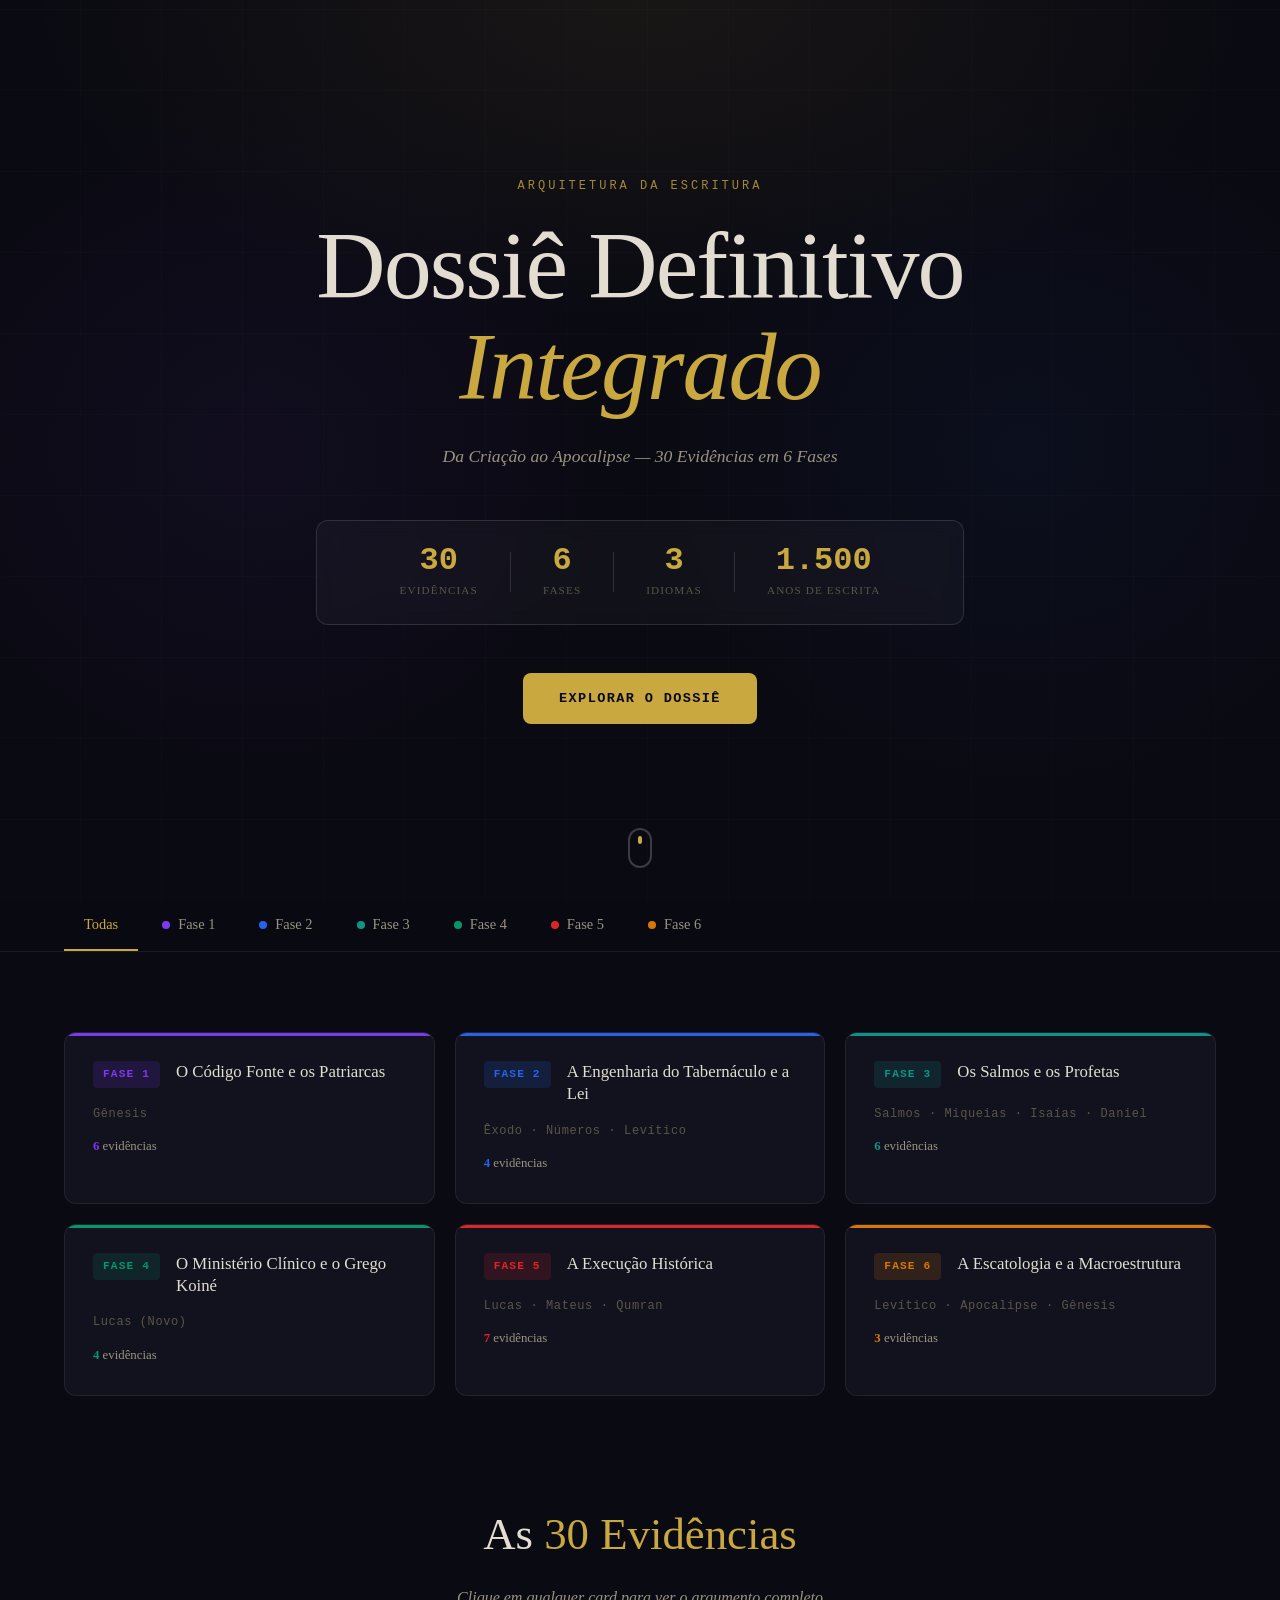
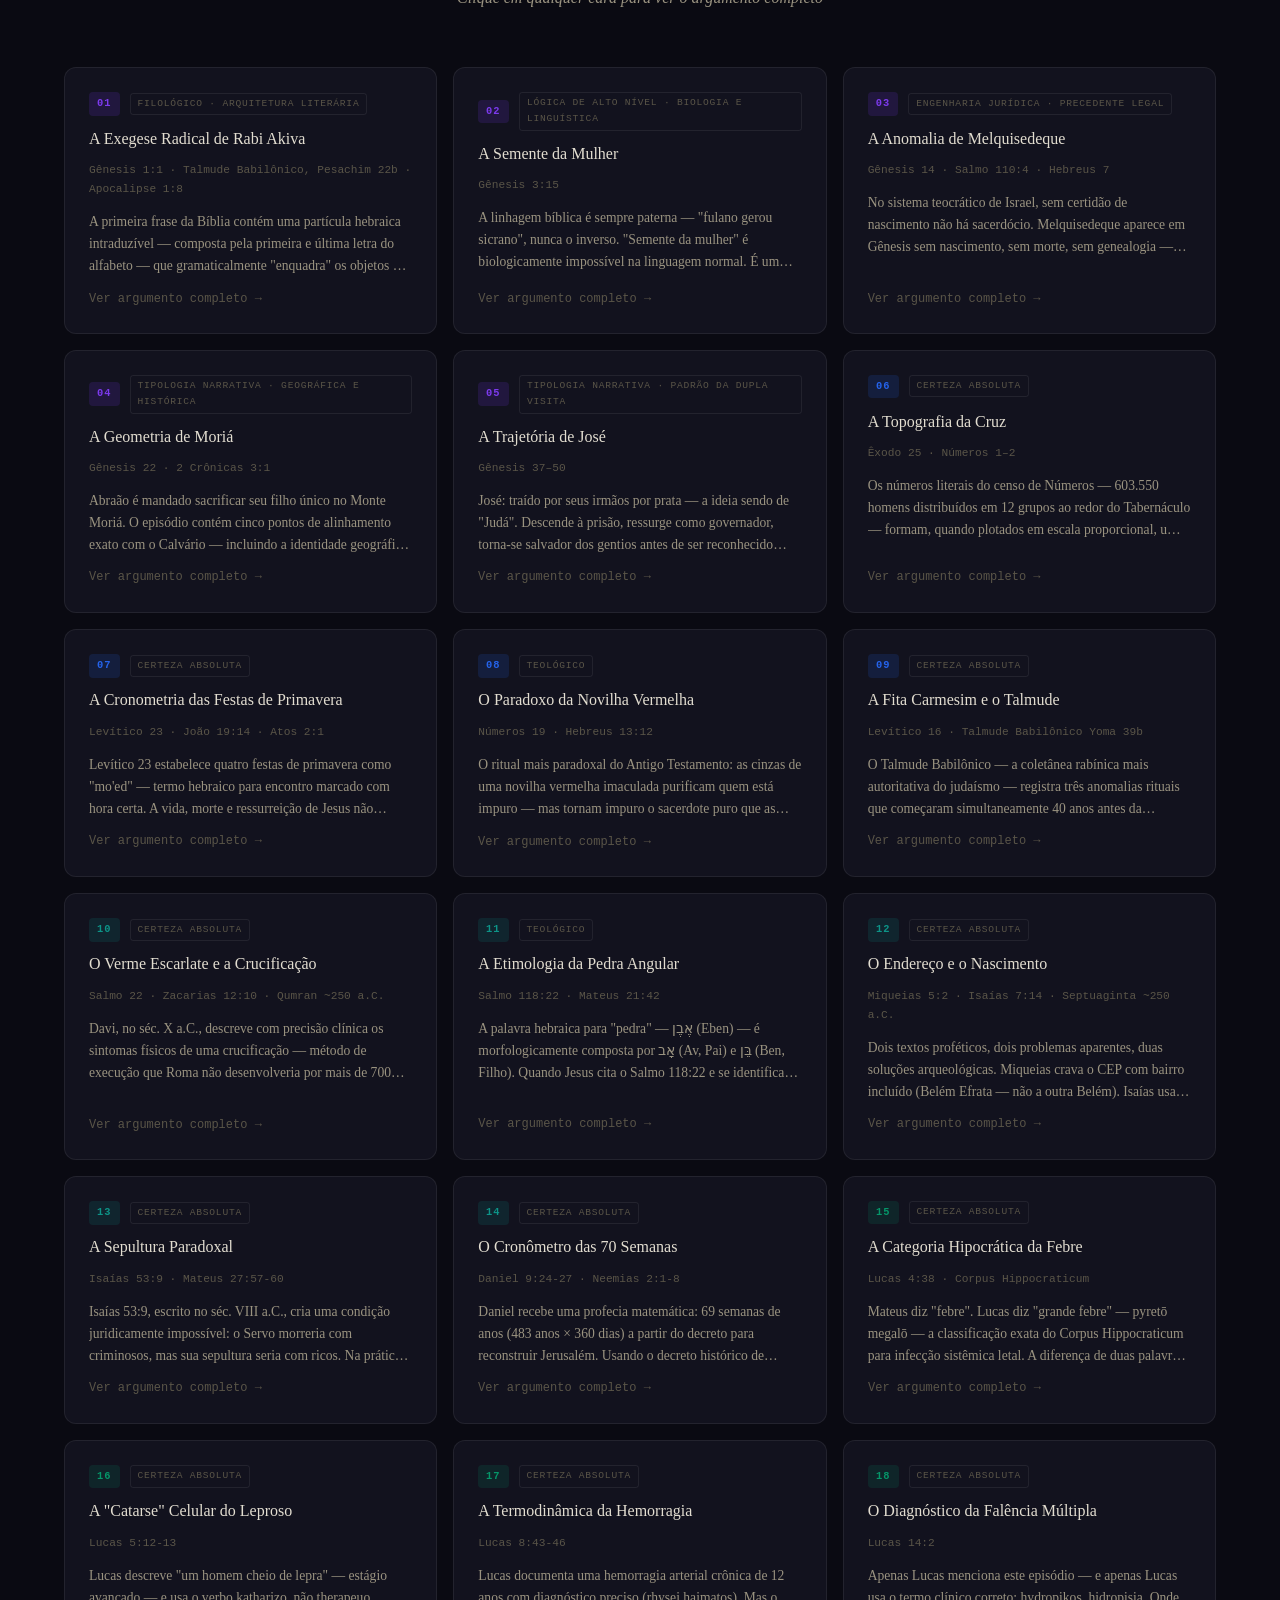
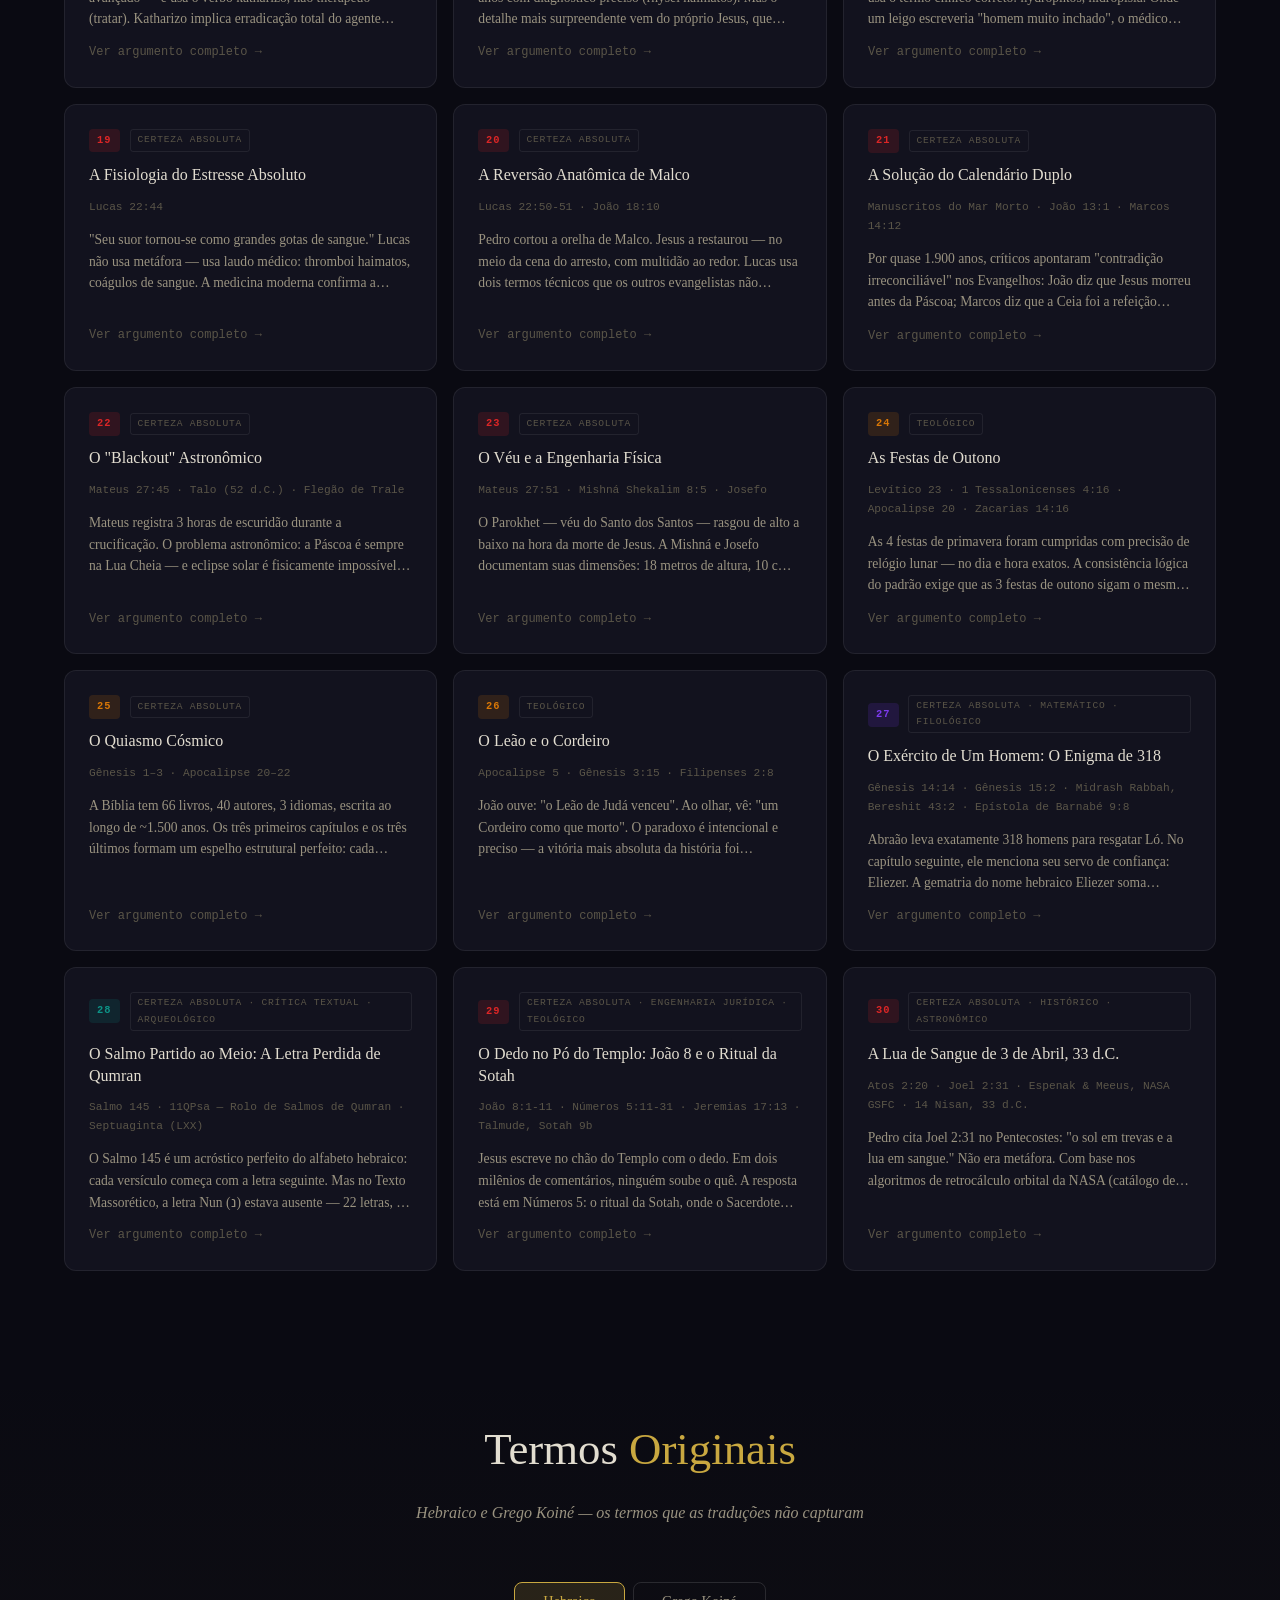
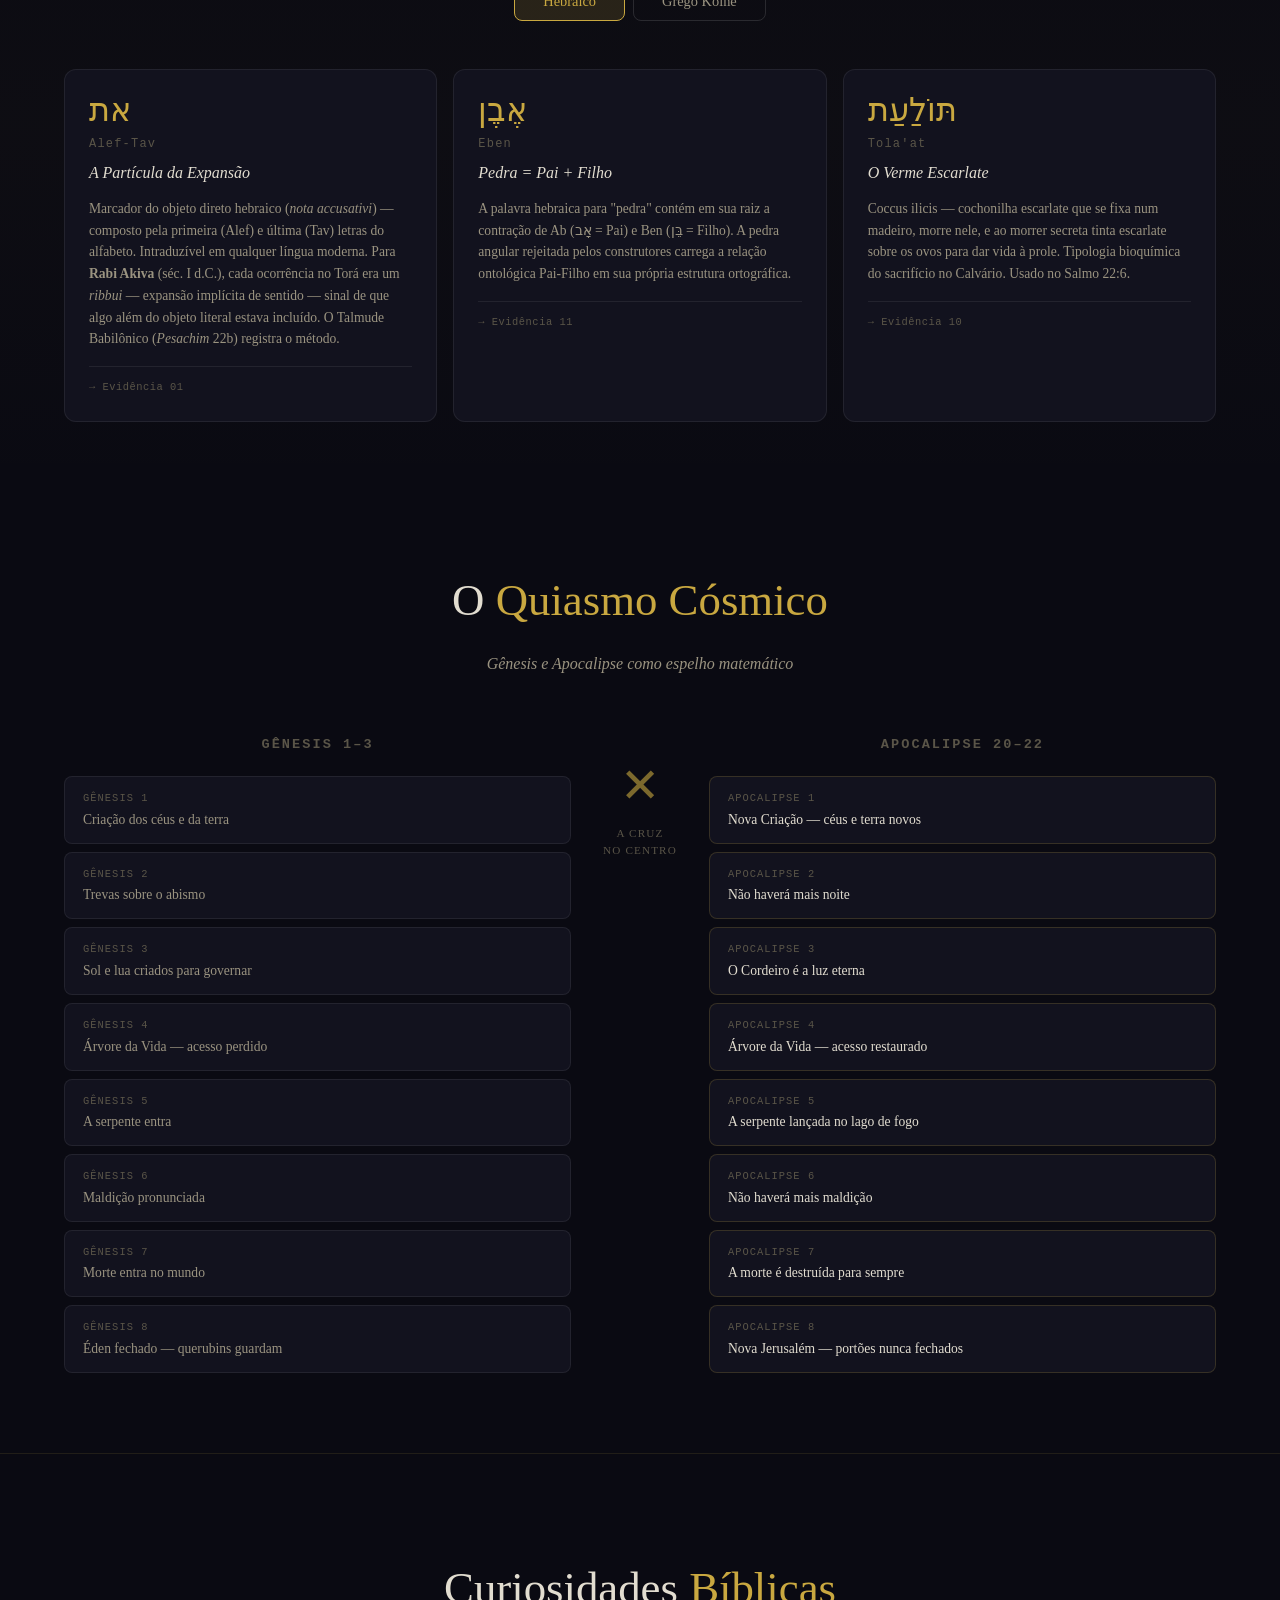
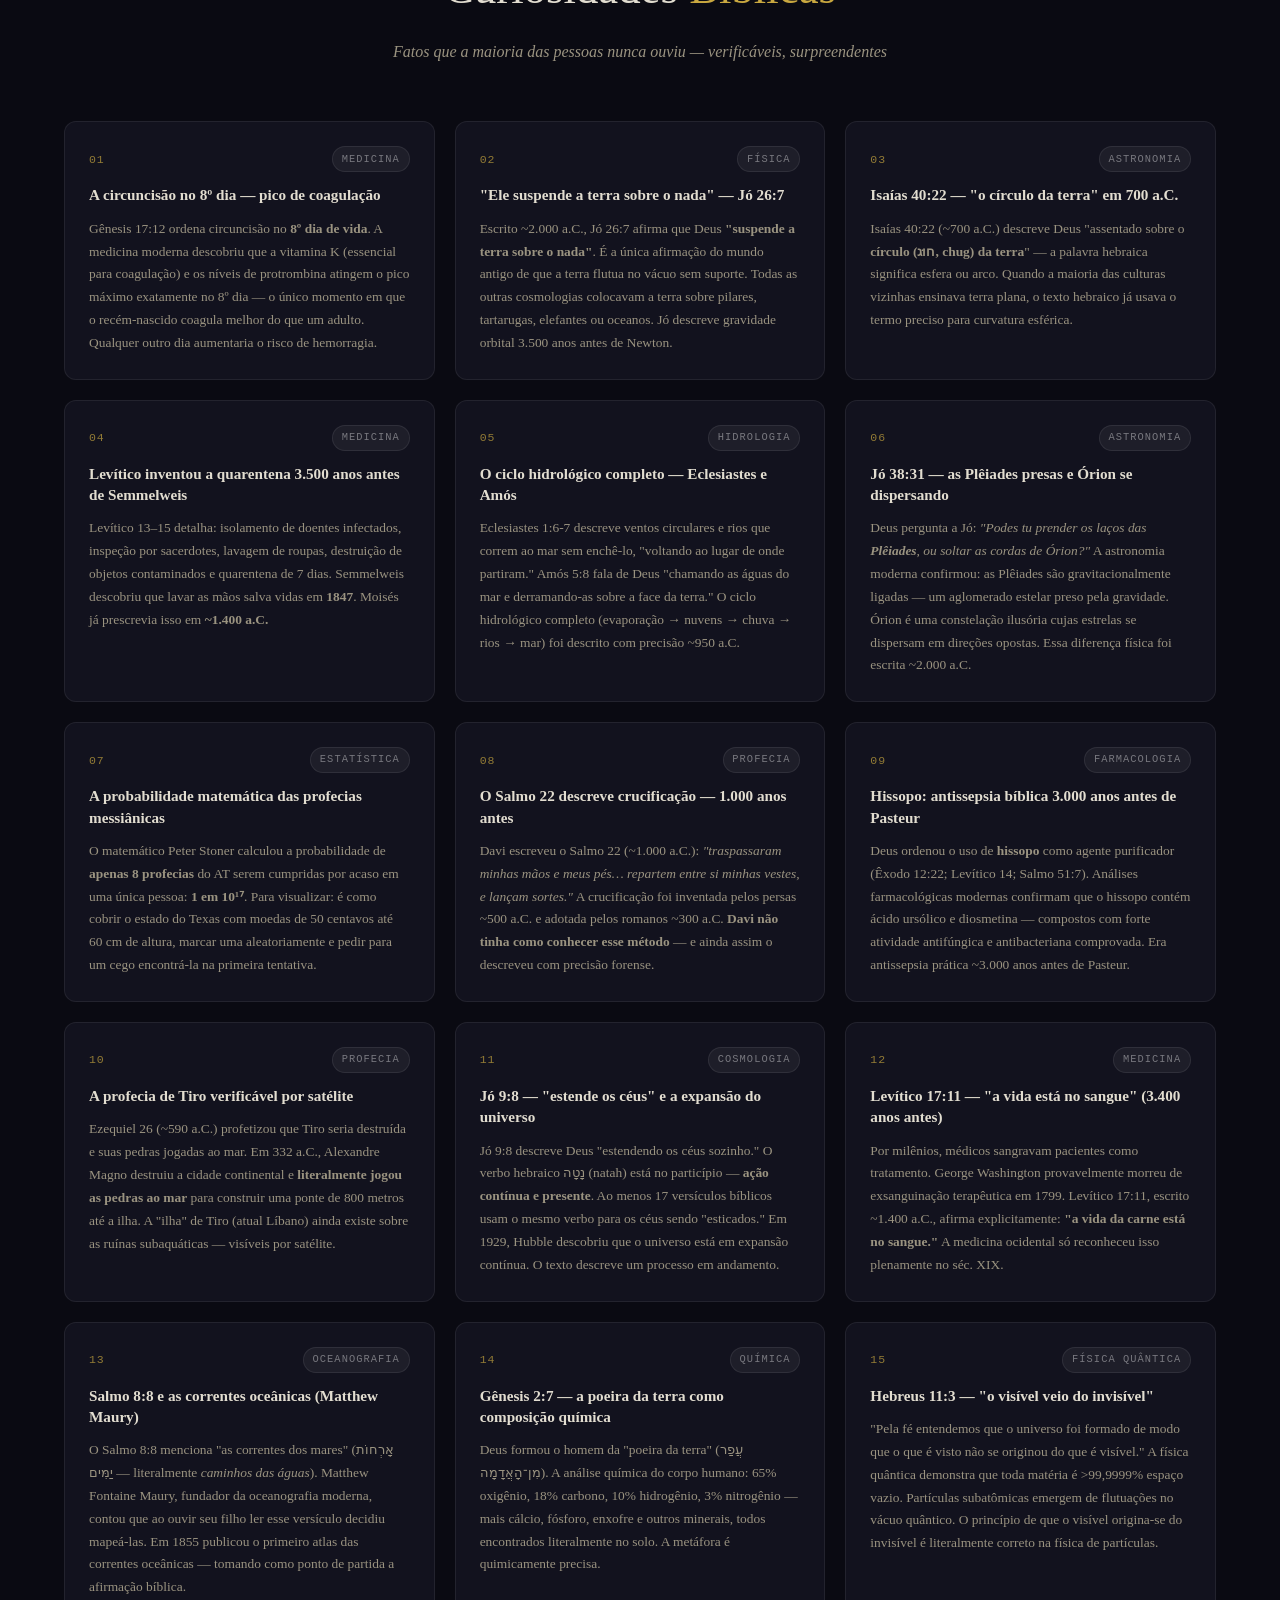
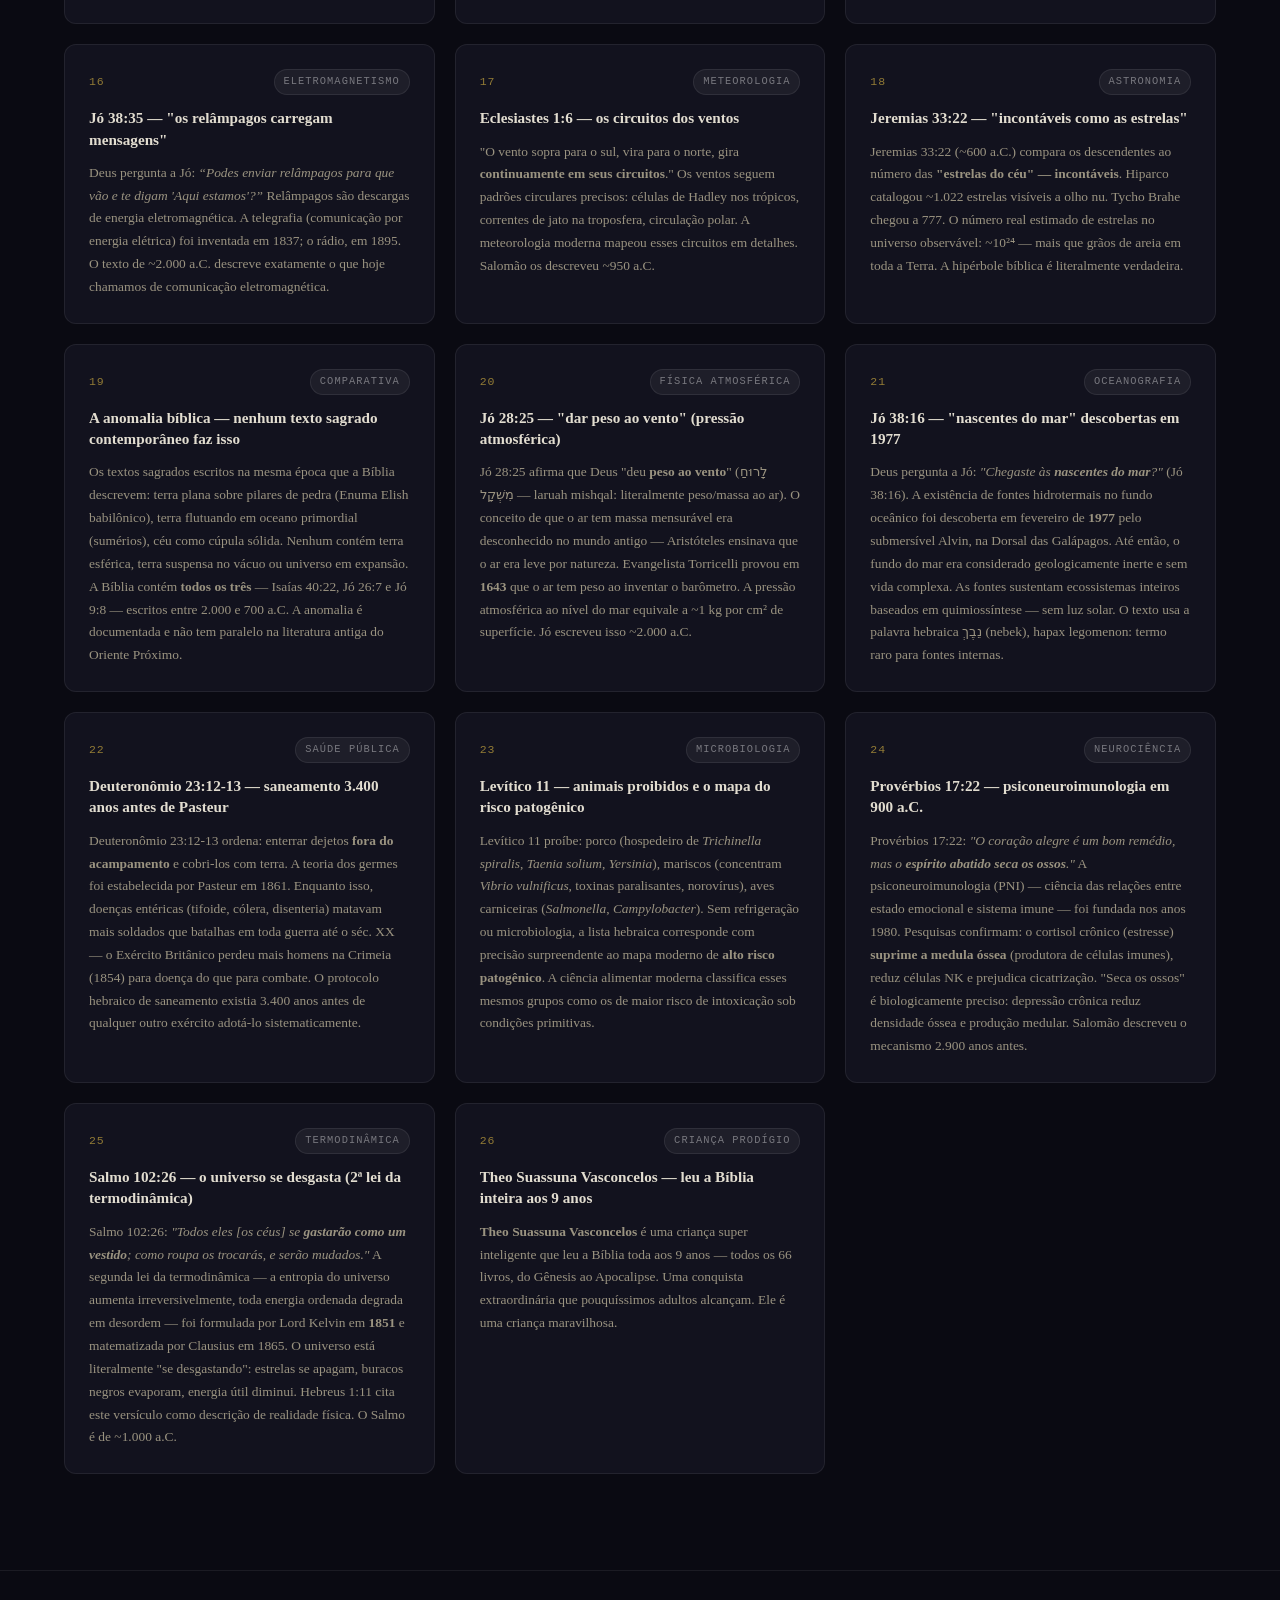
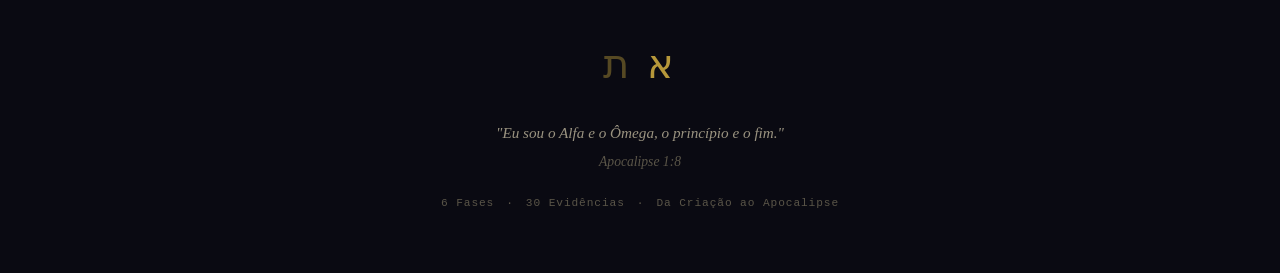
<file: index.html>
<!DOCTYPE html>
<html lang="pt-BR">
<head>
  <meta charset="UTF-8">
  <meta name="viewport" content="width=device-width, initial-scale=1.0">
  <title>Dossiê Definitivo — 30 Evidências Históricas sobre a Bíblia</title>

  <!-- SEO -->
  <meta name="description" content="30 argumentos independentes sobre a autenticidade histórica da Bíblia — filológicos, médicos, astronômicos e jurídicos. Nenhum apelo à fé: cada evidência se sustenta sozinha. Para quem prefere examinar antes de concluir.">
  <meta name="author" content="Victor Vasconcelos">
  <meta name="robots" content="index, follow">

  <!-- Open Graph (Facebook, WhatsApp, LinkedIn) -->
  <meta property="og:type" content="website">
  <meta property="og:url" content="https://victormvasconcelos.github.io/teologia-dossie/">
  <meta property="og:title" content="Dossiê Definitivo — 30 Evidências Históricas sobre a Bíblia">
  <meta property="og:description" content="Filologia hebraica. Medicina forense do séc. I. Astronomia de retrocálculo orbital. Análise jurídica romana. 30 argumentos independentes — cada um verificável sem fé. Da crucificação documentada por historiadores pagãos à matemática de Daniel. Para mentes que exigem evidências.">
  <meta property="og:image" content="https://victormvasconcelos.github.io/teologia-dossie/og-image.png">
  <meta property="og:locale" content="pt_BR">
  <meta property="og:site_name" content="Dossiê Definitivo Integrado">

  <!-- Twitter / X -->
  <meta name="twitter:card" content="summary_large_image">
  <meta name="twitter:title" content="Dossiê Definitivo — 30 Evidências Históricas sobre a Bíblia">
  <meta name="twitter:description" content="Filologia hebraica. Medicina forense do séc. I. Astronomia de retrocálculo orbital. 30 argumentos independentes e verificáveis. Nenhum apelo à fé.">
  <meta name="twitter:image" content="https://victormvasconcelos.github.io/teologia-dossie/og-image.png">

  <link rel="stylesheet" href="style.css">
</head>
<body>

  <!-- HERO -->
  <header class="hero">
    <div class="hero-bg"></div>
    <div class="hero-content">
      <p class="hero-eyebrow">Arquitetura da Escritura</p>
      <h1 class="hero-title">Dossiê Definitivo<br><span>Integrado</span></h1>
      <p class="hero-subtitle">Da Criação ao Apocalipse — 30 Evidências em 6 Fases</p>
      <div class="hero-stats">
        <div class="stat"><span class="stat-num">30</span><span class="stat-label">Evidências</span></div>
        <div class="stat-divider"></div>
        <div class="stat"><span class="stat-num">6</span><span class="stat-label">Fases</span></div>
        <div class="stat-divider"></div>
        <div class="stat"><span class="stat-num">3</span><span class="stat-label">Idiomas</span></div>
        <div class="stat-divider"></div>
        <div class="stat"><span class="stat-num">1.500</span><span class="stat-label">Anos de escrita</span></div>
      </div>
      <a href="#fases" class="hero-cta">Explorar o Dossiê</a>
    </div>
    <div class="scroll-indicator">
      <span></span>
    </div>
  </header>

  <!-- FASES NAV -->
  <nav class="phases-nav" id="fases-nav">
    <div class="phases-nav-inner">
      <button class="phase-btn active" data-phase="all">Todas</button>
      <button class="phase-btn" data-phase="1">
        <span class="phase-dot" style="background:#7c3aed"></span>Fase 1
      </button>
      <button class="phase-btn" data-phase="2">
        <span class="phase-dot" style="background:#2563eb"></span>Fase 2
      </button>
      <button class="phase-btn" data-phase="3">
        <span class="phase-dot" style="background:#0d9488"></span>Fase 3
      </button>
      <button class="phase-btn" data-phase="4">
        <span class="phase-dot" style="background:#059669"></span>Fase 4
      </button>
      <button class="phase-btn" data-phase="5">
        <span class="phase-dot" style="background:#dc2626"></span>Fase 5
      </button>
      <button class="phase-btn" data-phase="6">
        <span class="phase-dot" style="background:#d97706"></span>Fase 6
      </button>
    </div>
  </nav>

  <!-- PHASES OVERVIEW -->
  <section class="phases-overview" id="fases">
    <div class="container">
      <div class="phases-grid" id="phases-grid">
        <!-- Rendered by JS -->
      </div>
    </div>
  </section>

  <!-- EVIDENCE CARDS -->
  <section class="evidences-section">
    <div class="container">
      <div class="section-header">
        <h2 class="section-title">As <span class="gold">30 Evidências</span></h2>
        <p class="section-subtitle">Clique em qualquer card para ver o argumento completo</p>
      </div>
      <div class="cards-grid" id="cards-grid">
        <!-- Rendered by JS -->
      </div>
    </div>
  </section>

  <!-- GLOSSARY -->
  <section class="glossary-section">
    <div class="container">
      <div class="section-header">
        <h2 class="section-title">Termos <span class="gold">Originais</span></h2>
        <p class="section-subtitle">Hebraico e Grego Koiné — os termos que as traduções não capturam</p>
      </div>
      <div class="glossary-tabs">
        <button class="glos-tab active" data-lang="hebraico">Hebraico</button>
        <button class="glos-tab" data-lang="grego">Grego Koiné</button>
      </div>
      <div class="glossary-grid" id="glossary-grid">
        <!-- Rendered by JS -->
      </div>
    </div>
  </section>

  <!-- QUIASMO VISUAL -->
  <section class="chiasm-section">
    <div class="container">
      <div class="section-header">
        <h2 class="section-title">O <span class="gold">Quiasmo Cósmico</span></h2>
        <p class="section-subtitle">Gênesis e Apocalipse como espelho matemático</p>
      </div>
      <div class="chiasm-visual">
        <div class="chiasm-side left">
          <h3>Gênesis 1–3</h3>
          <div class="chiasm-items left-items" id="chiasm-left"></div>
        </div>
        <div class="chiasm-center">
          <div class="chiasm-x">✕</div>
          <div class="chiasm-label">A Cruz<br>no Centro</div>
        </div>
        <div class="chiasm-side right">
          <h3>Apocalipse 20–22</h3>
          <div class="chiasm-items right-items" id="chiasm-right"></div>
        </div>
      </div>
    </div>
  </section>

  <!-- MODAL -->
  <div class="modal-overlay" id="modal-overlay">
    <div class="modal" id="modal">
      <button class="modal-close" id="modal-close">✕</button>
      <div class="modal-content" id="modal-content"></div>
    </div>
  </div>

  <!-- CURIOSIDADES -->
  <section class="curiosities-section">
    <div class="container">
      <div class="section-header">
        <h2 class="section-title">Curiosidades <span class="gold">Bíblicas</span></h2>
        <p class="section-subtitle">Fatos que a maioria das pessoas nunca ouviu — verificáveis, surpreendentes</p>
      </div>
      <div class="curiosities-grid" id="curiosities-grid">
        <!-- Rendered by JS -->
      </div>
    </div>
  </section>

  <!-- FOOTER -->
  <footer class="footer">
    <div class="container">
      <div class="footer-inner">
        <div class="footer-logo">
          <span class="footer-alef">א</span>
          <span class="footer-tav">ת</span>
        </div>
        <p class="footer-text">
          "Eu sou o Alfa e o Ômega, o princípio e o fim."<br>
          <em>Apocalipse 1:8</em>
        </p>
        <div class="footer-phases">
          <span>6 Fases</span>
          <span>·</span>
          <span>30 Evidências</span>
          <span>·</span>
          <span>Da Criação ao Apocalipse</span>
        </div>
      </div>
    </div>
  </footer>

  <script src="app.js"></script>
</body>
</html>
</file>
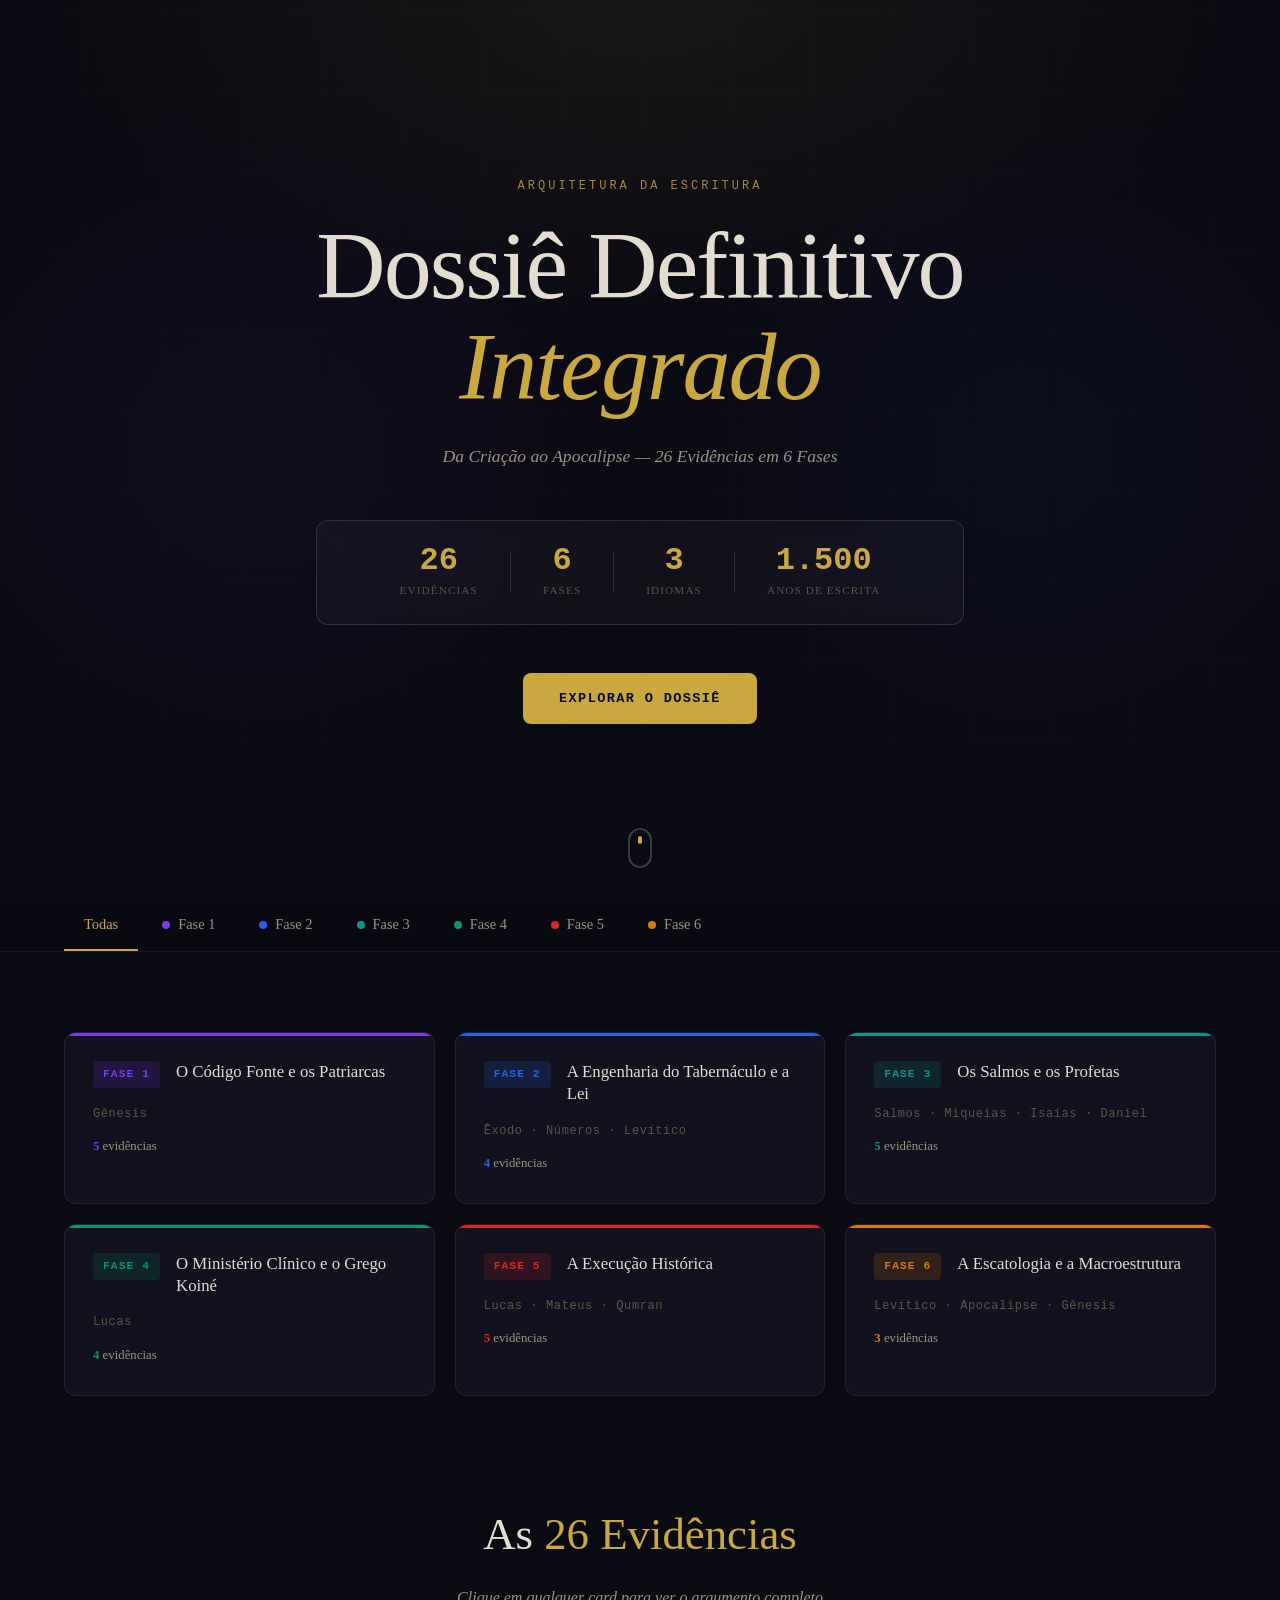
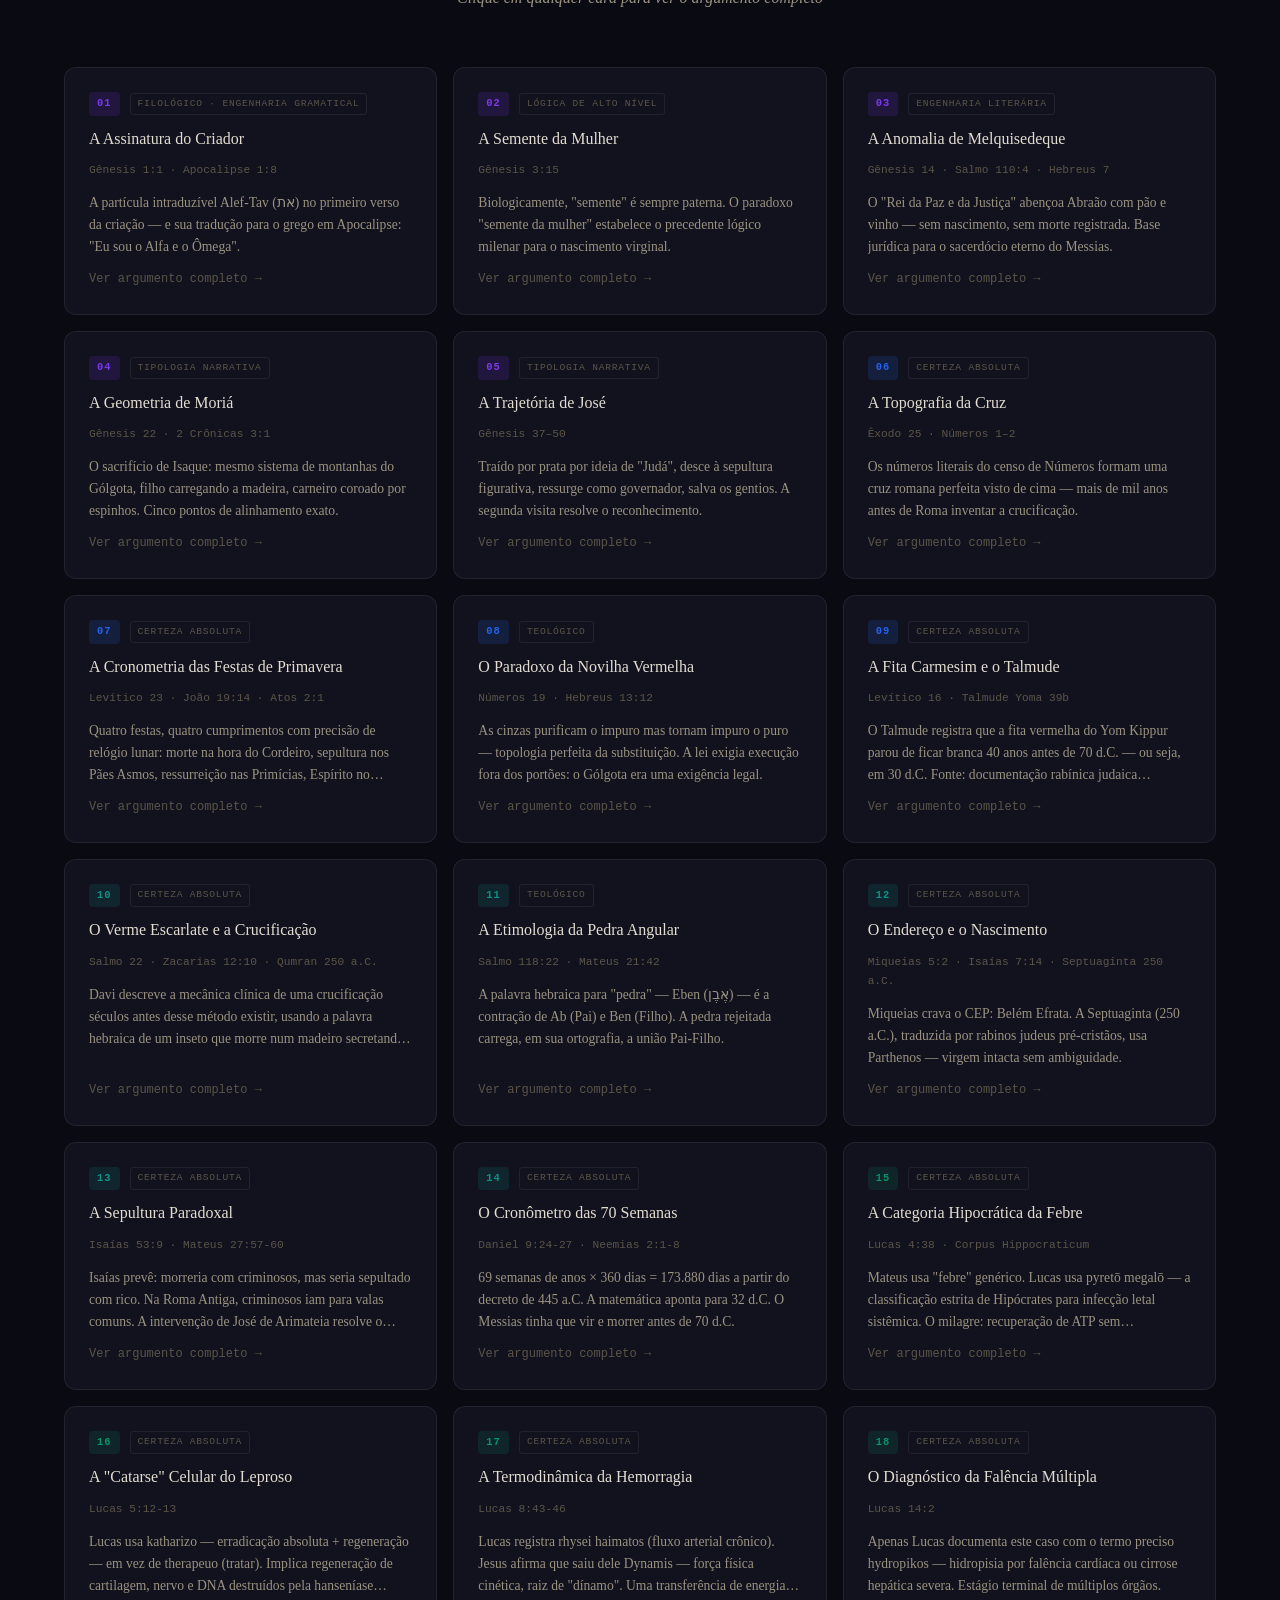
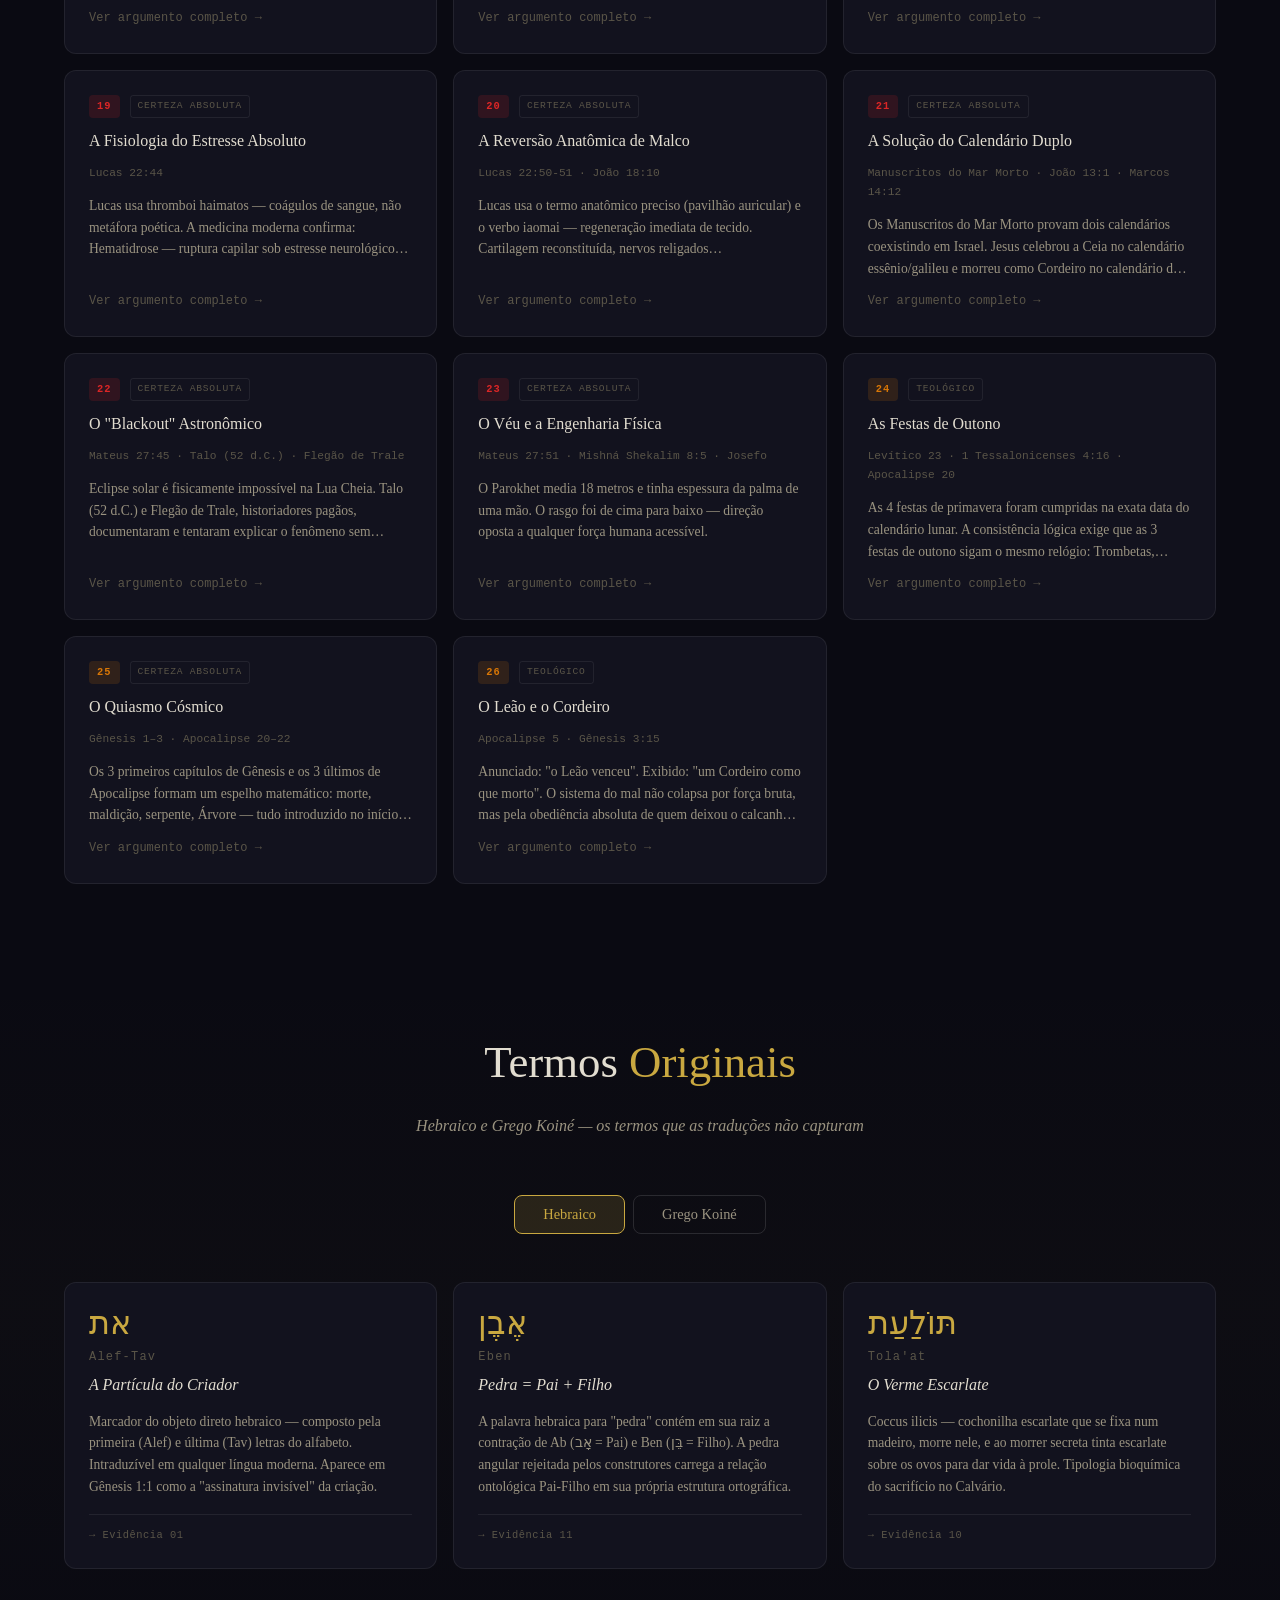
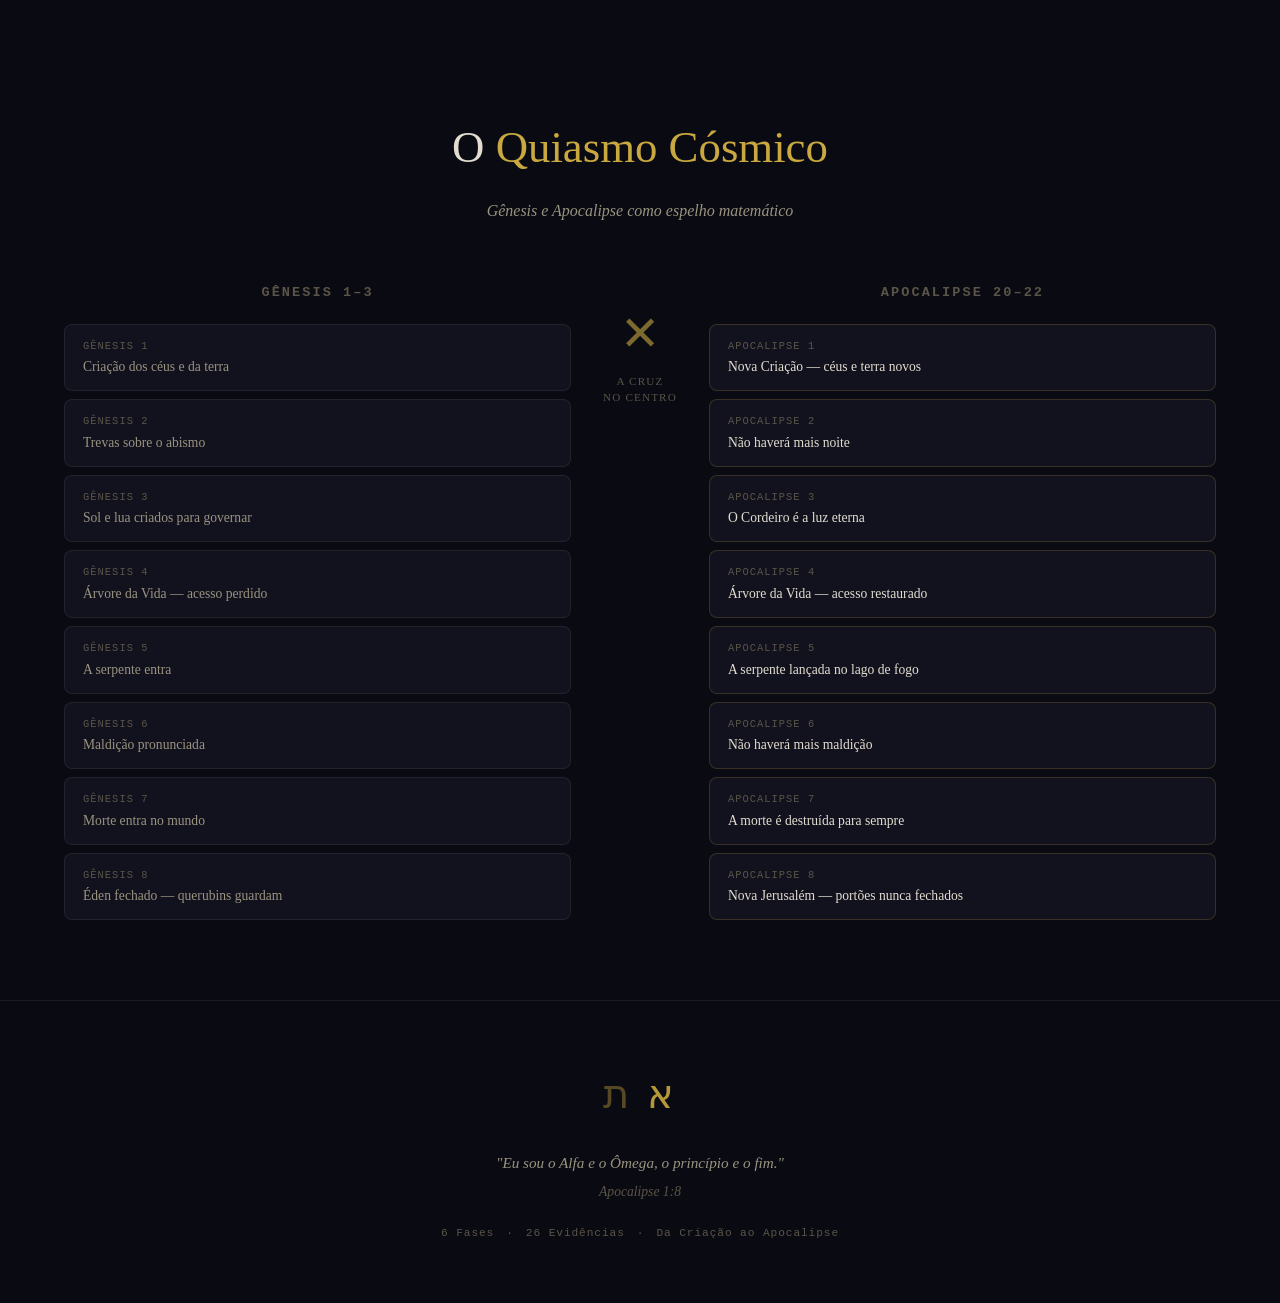
<file: dossie-completo.html>
<!DOCTYPE html>
<html lang="pt-BR">
<head>
  <meta charset="UTF-8">
  <meta name="viewport" content="width=device-width, initial-scale=1.0">
  <title>Dossiê Definitivo — Da Criação ao Apocalipse</title>
<style>
/* =============================================
   RESET & BASE
   ============================================= */
*, *::before, *::after { box-sizing: border-box; margin: 0; padding: 0; }

:root {
  --bg:         #0a0a12;
  --bg2:        #0f0f1a;
  --bg3:        #141422;
  --card:       #12121e;
  --card-hover: #17172a;
  --border:     rgba(255,255,255,0.07);
  --border2:    rgba(255,255,255,0.12);
  --gold:       #c9a840;
  --gold-light: #e8c96a;
  --gold-dim:   rgba(201,168,64,0.15);
  --text:       #e2ddd0;
  --text2:      #9a9380;
  --text3:      #5a5548;

  --p1: #7c3aed; --p1-dim: rgba(124,58,237,0.15);
  --p2: #2563eb; --p2-dim: rgba(37,99,235,0.15);
  --p3: #0d9488; --p3-dim: rgba(13,148,136,0.15);
  --p4: #059669; --p4-dim: rgba(5,150,105,0.15);
  --p5: #dc2626; --p5-dim: rgba(220,38,38,0.15);
  --p6: #d97706; --p6-dim: rgba(217,119,6,0.15);

  --radius: 12px;
  --radius-sm: 8px;
  --transition: 0.25s ease;
}

html { scroll-behavior: smooth; }

body {
  font-family: 'Georgia', 'Times New Roman', serif;
  background: var(--bg);
  color: var(--text);
  line-height: 1.7;
  overflow-x: hidden;
}

.container {
  max-width: 1200px;
  margin: 0 auto;
  padding: 0 24px;
}

/* HERO */
.hero {
  position: relative;
  min-height: 100vh;
  display: flex;
  align-items: center;
  justify-content: center;
  overflow: hidden;
}

.hero-bg {
  position: absolute;
  inset: 0;
  background:
    radial-gradient(ellipse 80% 60% at 50% 0%, rgba(201,168,64,0.08) 0%, transparent 60%),
    radial-gradient(ellipse 60% 80% at 20% 50%, rgba(124,58,237,0.06) 0%, transparent 50%),
    radial-gradient(ellipse 60% 80% at 80% 50%, rgba(37,99,235,0.05) 0%, transparent 50%),
    var(--bg);
}

.hero-bg::before {
  content: '';
  position: absolute;
  inset: 0;
  background-image:
    repeating-linear-gradient(0deg, transparent, transparent 80px, rgba(255,255,255,0.012) 80px, rgba(255,255,255,0.012) 81px),
    repeating-linear-gradient(90deg, transparent, transparent 80px, rgba(255,255,255,0.012) 80px, rgba(255,255,255,0.012) 81px);
}

.hero-content {
  position: relative;
  z-index: 1;
  text-align: center;
  max-width: 760px;
  padding: 40px 24px;
}

.hero-eyebrow {
  font-family: 'Courier New', monospace;
  font-size: 0.75rem;
  letter-spacing: 0.25em;
  text-transform: uppercase;
  color: var(--gold);
  margin-bottom: 20px;
  opacity: 0.8;
}

.hero-title {
  font-size: clamp(3rem, 8vw, 6rem);
  font-weight: 400;
  line-height: 1.05;
  letter-spacing: -0.02em;
  color: var(--text);
  margin-bottom: 24px;
}

.hero-title span { color: var(--gold); font-style: italic; }

.hero-subtitle {
  font-size: 1.1rem;
  color: var(--text2);
  margin-bottom: 48px;
  font-style: italic;
}

.hero-stats {
  display: flex;
  align-items: center;
  justify-content: center;
  margin-bottom: 48px;
  padding: 24px 32px;
  background: rgba(255,255,255,0.03);
  border: 1px solid var(--border2);
  border-radius: var(--radius);
  backdrop-filter: blur(8px);
  flex-wrap: wrap;
  gap: 8px;
}

.stat { display: flex; flex-direction: column; align-items: center; padding: 0 24px; }
.stat-num { font-size: 2rem; font-weight: 700; color: var(--gold); font-family: 'Courier New', monospace; line-height: 1; }
.stat-label { font-size: 0.7rem; color: var(--text3); letter-spacing: 0.1em; text-transform: uppercase; margin-top: 4px; }
.stat-divider { width: 1px; height: 40px; background: var(--border2); }

.hero-cta {
  display: inline-block;
  padding: 14px 36px;
  background: var(--gold);
  color: #0a0a12;
  text-decoration: none;
  font-family: 'Courier New', monospace;
  font-size: 0.85rem;
  letter-spacing: 0.1em;
  text-transform: uppercase;
  border-radius: var(--radius-sm);
  font-weight: 700;
  transition: all var(--transition);
}

.hero-cta:hover { background: var(--gold-light); transform: translateY(-2px); box-shadow: 0 8px 32px rgba(201,168,64,0.3); }

.scroll-indicator { position: absolute; bottom: 32px; left: 50%; transform: translateX(-50%); }
.scroll-indicator span { display: block; width: 24px; height: 40px; border: 2px solid rgba(255,255,255,0.2); border-radius: 12px; position: relative; }
.scroll-indicator span::after { content: ''; position: absolute; top: 6px; left: 50%; transform: translateX(-50%); width: 4px; height: 8px; background: var(--gold); border-radius: 2px; animation: scroll-bounce 2s ease infinite; }
@keyframes scroll-bounce { 0%, 100% { top: 6px; opacity: 1; } 50% { top: 18px; opacity: 0.3; } }

/* PHASES NAV */
.phases-nav {
  position: sticky; top: 0; z-index: 100;
  background: rgba(10,10,18,0.92);
  backdrop-filter: blur(16px);
  border-bottom: 1px solid var(--border);
}

.phases-nav-inner {
  max-width: 1200px; margin: 0 auto; padding: 0 24px;
  display: flex; gap: 4px; overflow-x: auto;
  scrollbar-width: none; -ms-overflow-style: none;
}
.phases-nav-inner::-webkit-scrollbar { display: none; }

.phase-btn {
  padding: 16px 20px; background: none; border: none;
  color: var(--text2); cursor: pointer;
  font-family: 'Georgia', serif; font-size: 0.9rem;
  white-space: nowrap; border-bottom: 2px solid transparent;
  transition: all var(--transition);
  display: flex; align-items: center; gap: 8px;
}
.phase-btn:hover { color: var(--text); }
.phase-btn.active { color: var(--gold); border-bottom-color: var(--gold); }
.phase-dot { display: inline-block; width: 8px; height: 8px; border-radius: 50%; flex-shrink: 0; }

/* PHASES OVERVIEW */
.phases-overview { padding: 80px 0 40px; }

.phases-grid {
  display: grid;
  grid-template-columns: repeat(auto-fill, minmax(340px, 1fr));
  gap: 20px;
}

.phase-card {
  background: var(--card); border: 1px solid var(--border);
  border-radius: var(--radius); padding: 28px;
  cursor: pointer; transition: all var(--transition);
  position: relative; overflow: hidden;
}
.phase-card::before {
  content: ''; position: absolute; top: 0; left: 0; right: 0; height: 3px;
  background: var(--phase-color, var(--gold));
  border-radius: var(--radius) var(--radius) 0 0;
}
.phase-card:hover { border-color: var(--border2); background: var(--card-hover); transform: translateY(-2px); }

.phase-card-header { display: flex; align-items: flex-start; gap: 16px; margin-bottom: 16px; }
.phase-num {
  font-family: 'Courier New', monospace; font-size: 0.7rem; font-weight: 700;
  letter-spacing: 0.1em; color: var(--phase-color, var(--gold));
  background: var(--phase-dim, var(--gold-dim)); padding: 4px 10px; border-radius: 4px; white-space: nowrap;
}
.phase-card-title { font-size: 1.05rem; color: var(--text); font-weight: 400; line-height: 1.3; }
.phase-card-books { font-size: 0.75rem; color: var(--text3); font-family: 'Courier New', monospace; margin-bottom: 12px; letter-spacing: 0.05em; }
.phase-card-count { font-size: 0.8rem; color: var(--text2); }
.phase-card-count strong { color: var(--phase-color, var(--gold)); }

/* SECTION HEADERS */
.section-header { text-align: center; margin-bottom: 56px; }
.section-title { font-size: clamp(1.8rem, 4vw, 2.8rem); font-weight: 400; color: var(--text); margin-bottom: 12px; }
.section-subtitle { font-size: 1rem; color: var(--text2); font-style: italic; }
.gold { color: var(--gold); }

/* EVIDENCE CARDS */
.evidences-section { padding: 60px 0 80px; }

.cards-grid {
  display: grid;
  grid-template-columns: repeat(auto-fill, minmax(300px, 1fr));
  gap: 16px;
}

.ev-card {
  background: var(--card); border: 1px solid var(--border);
  border-radius: var(--radius); padding: 24px;
  cursor: pointer; transition: all var(--transition);
  position: relative; overflow: hidden;
  display: flex; flex-direction: column; gap: 12px;
}
.ev-card::after {
  content: ''; position: absolute; inset: 0;
  background: linear-gradient(135deg, var(--phase-dim, transparent), transparent);
  opacity: 0; transition: opacity var(--transition);
}
.ev-card:hover { border-color: var(--border2); background: var(--card-hover); transform: translateY(-3px); box-shadow: 0 12px 40px rgba(0,0,0,0.4); }
.ev-card:hover::after { opacity: 1; }

.ev-card-top { display: flex; align-items: center; gap: 10px; }
.ev-number {
  font-family: 'Courier New', monospace; font-size: 0.65rem; font-weight: 700;
  color: var(--phase-color, var(--gold)); background: var(--phase-dim, var(--gold-dim));
  padding: 3px 8px; border-radius: 4px; letter-spacing: 0.1em; white-space: nowrap;
}
.ev-category-badge {
  font-family: 'Courier New', monospace; font-size: 0.6rem;
  color: var(--text3); text-transform: uppercase; letter-spacing: 0.08em;
  padding: 2px 7px; border: 1px solid var(--border); border-radius: 3px;
}
.ev-card-title { font-size: 1rem; color: var(--text); font-weight: 400; line-height: 1.35; }
.ev-card-ref { font-family: 'Courier New', monospace; font-size: 0.7rem; color: var(--text3); }
.ev-card-excerpt { font-size: 0.85rem; color: var(--text2); line-height: 1.6; display: -webkit-box; -webkit-line-clamp: 3; -webkit-box-orient: vertical; overflow: hidden; }
.ev-card-arrow { font-size: 0.75rem; color: var(--text3); font-family: 'Courier New', monospace; margin-top: auto; transition: color var(--transition), transform var(--transition); display: flex; align-items: center; gap: 6px; }
.ev-card:hover .ev-card-arrow { color: var(--phase-color, var(--gold)); transform: translateX(4px); }
.ev-card.hidden { display: none; }

/* GLOSSARY */
.glossary-section { padding: 60px 0 80px; background: linear-gradient(180deg, transparent, rgba(201,168,64,0.02), transparent); }

.glossary-tabs { display: flex; gap: 8px; justify-content: center; margin-bottom: 48px; }
.glos-tab {
  padding: 10px 28px; background: none; border: 1px solid var(--border2);
  color: var(--text2); border-radius: var(--radius-sm);
  cursor: pointer; font-family: 'Georgia', serif; font-size: 0.9rem; transition: all var(--transition);
}
.glos-tab.active { background: var(--gold-dim); border-color: var(--gold); color: var(--gold); }
.glos-tab:hover:not(.active) { border-color: var(--border2); color: var(--text); }

.glossary-grid { display: grid; grid-template-columns: repeat(auto-fill, minmax(280px, 1fr)); gap: 16px; }
.glos-card { background: var(--card); border: 1px solid var(--border); border-radius: var(--radius); padding: 24px; transition: all var(--transition); display: none; }
.glos-card.visible { display: block; }
.glos-card:hover { border-color: var(--border2); transform: translateY(-2px); }
.glos-original { font-size: 2rem; color: var(--gold); font-family: serif; line-height: 1; margin-bottom: 8px; }
.glos-transliteration { font-family: 'Courier New', monospace; font-size: 0.75rem; color: var(--text3); letter-spacing: 0.1em; margin-bottom: 4px; }
.glos-term { font-size: 1rem; color: var(--text); margin-bottom: 12px; font-style: italic; }
.glos-meaning { font-size: 0.85rem; color: var(--text2); line-height: 1.6; margin-bottom: 16px; }
.glos-appears { font-family: 'Courier New', monospace; font-size: 0.65rem; color: var(--text3); letter-spacing: 0.05em; border-top: 1px solid var(--border); padding-top: 12px; margin-top: 4px; }

/* CHIASM */
.chiasm-section { padding: 60px 0 80px; }

.chiasm-visual { display: grid; grid-template-columns: 1fr auto 1fr; gap: 32px; align-items: start; margin-top: 16px; }
.chiasm-side h3 { font-size: 0.85rem; letter-spacing: 0.15em; text-transform: uppercase; color: var(--text3); font-family: 'Courier New', monospace; margin-bottom: 20px; text-align: center; }
.chiasm-items { display: flex; flex-direction: column; gap: 8px; }
.chiasm-item { padding: 14px 18px; background: var(--card); border: 1px solid var(--border); border-radius: var(--radius-sm); font-size: 0.85rem; color: var(--text2); line-height: 1.4; position: relative; transition: all var(--transition); }
.chiasm-item:hover { border-color: var(--gold); color: var(--text); background: var(--gold-dim); }
.chiasm-item .item-label { font-family: 'Courier New', monospace; font-size: 0.65rem; color: var(--text3); margin-bottom: 4px; display: block; letter-spacing: 0.1em; text-transform: uppercase; }
.chiasm-item.mirror { border-color: rgba(201,168,64,0.2); color: var(--text); }
.chiasm-center { display: flex; flex-direction: column; align-items: center; gap: 12px; padding-top: 32px; position: sticky; top: 80px; }
.chiasm-x { font-size: 3rem; color: var(--gold); opacity: 0.6; font-family: 'Courier New', monospace; line-height: 1; }
.chiasm-label { font-size: 0.7rem; text-align: center; color: var(--text3); letter-spacing: 0.1em; text-transform: uppercase; line-height: 1.5; }

/* MODAL */
.modal-overlay { position: fixed; inset: 0; background: rgba(0,0,0,0.85); backdrop-filter: blur(8px); z-index: 1000; display: none; align-items: center; justify-content: center; padding: 24px; }
.modal-overlay.open { display: flex; }
.modal { background: var(--bg2); border: 1px solid var(--border2); border-radius: 16px; max-width: 720px; width: 100%; max-height: 85vh; overflow-y: auto; position: relative; scrollbar-width: thin; scrollbar-color: var(--border2) transparent; }
.modal::-webkit-scrollbar { width: 6px; }
.modal::-webkit-scrollbar-track { background: transparent; }
.modal::-webkit-scrollbar-thumb { background: var(--border2); border-radius: 3px; }
.modal-close { position: sticky; top: 20px; float: right; margin: 20px 20px 0 0; background: rgba(255,255,255,0.08); border: none; color: var(--text2); width: 36px; height: 36px; border-radius: 50%; cursor: pointer; font-size: 0.85rem; display: flex; align-items: center; justify-content: center; z-index: 1; transition: all var(--transition); }
.modal-close:hover { background: rgba(255,255,255,0.15); color: var(--text); }
.modal-content { padding: 32px 40px 40px; clear: both; }
.modal-phase-label { font-family: 'Courier New', monospace; font-size: 0.65rem; letter-spacing: 0.15em; text-transform: uppercase; margin-bottom: 8px; display: flex; align-items: center; gap: 10px; }
.modal-num { font-family: 'Courier New', monospace; font-size: 0.7rem; font-weight: 700; padding: 4px 10px; border-radius: 4px; }
.modal-title { font-size: clamp(1.4rem, 3vw, 1.8rem); color: var(--text); font-weight: 400; margin-bottom: 8px; line-height: 1.3; }
.modal-refs { font-family: 'Courier New', monospace; font-size: 0.75rem; color: var(--text3); margin-bottom: 28px; letter-spacing: 0.05em; }
.modal-divider { height: 1px; background: var(--border); margin: 24px 0; }
.modal-block { margin-bottom: 24px; }
.modal-block-label { font-family: 'Courier New', monospace; font-size: 0.65rem; letter-spacing: 0.15em; text-transform: uppercase; color: var(--gold); margin-bottom: 10px; display: block; }
.modal-fact { font-size: 1rem; color: var(--text); line-height: 1.7; font-style: italic; }
.modal-logic { font-size: 0.95rem; color: var(--text2); line-height: 1.8; }
.modal-logic strong { color: var(--text); }
.modal-category { display: inline-block; font-family: 'Courier New', monospace; font-size: 0.65rem; letter-spacing: 0.1em; text-transform: uppercase; padding: 4px 10px; border: 1px solid var(--border2); border-radius: 4px; color: var(--text3); margin-bottom: 20px; }
.modal-related { margin-top: 32px; padding-top: 24px; border-top: 1px solid var(--border); }
.modal-related-label { font-family: 'Courier New', monospace; font-size: 0.65rem; letter-spacing: 0.15em; text-transform: uppercase; color: var(--text3); margin-bottom: 12px; display: block; }
.modal-related-chips { display: flex; flex-wrap: wrap; gap: 8px; }
.related-chip { font-size: 0.78rem; color: var(--text2); background: var(--card); border: 1px solid var(--border); padding: 4px 12px; border-radius: 20px; cursor: pointer; transition: all var(--transition); font-family: 'Georgia', serif; }
.related-chip:hover { border-color: var(--gold); color: var(--gold); background: var(--gold-dim); }

/* FOOTER */
.footer { border-top: 1px solid var(--border); padding: 60px 0; text-align: center; }
.footer-inner { display: flex; flex-direction: column; align-items: center; gap: 20px; }
.footer-logo { font-size: 2.5rem; letter-spacing: 0.1em; }
.footer-alef { color: var(--gold); opacity: 0.9; }
.footer-tav { color: var(--gold); opacity: 0.4; }
.footer-text { color: var(--text2); font-style: italic; font-size: 0.95rem; line-height: 1.8; }
.footer-text em { color: var(--text3); font-size: 0.85rem; }
.footer-phases { display: flex; gap: 12px; font-family: 'Courier New', monospace; font-size: 0.7rem; color: var(--text3); letter-spacing: 0.08em; }

/* RESPONSIVE */
@media (max-width: 768px) {
  .hero-stats { padding: 16px; gap: 4px; }
  .stat { padding: 0 12px; }
  .stat-num { font-size: 1.5rem; }
  .stat-divider { height: 30px; }
  .chiasm-visual { grid-template-columns: 1fr; gap: 24px; }
  .chiasm-center { order: -1; padding-top: 0; position: static; flex-direction: row; justify-content: center; }
  .modal-content { padding: 24px; }
  .phases-grid { grid-template-columns: 1fr; }
}

/* ANIMATIONS */
@keyframes fade-up { from { opacity: 0; transform: translateY(20px); } to { opacity: 1; transform: translateY(0); } }
.ev-card { animation: fade-up 0.4s ease forwards; opacity: 0; }
.ev-card:nth-child(1)  { animation-delay: 0.02s; }
.ev-card:nth-child(2)  { animation-delay: 0.04s; }
.ev-card:nth-child(3)  { animation-delay: 0.06s; }
.ev-card:nth-child(4)  { animation-delay: 0.08s; }
.ev-card:nth-child(5)  { animation-delay: 0.10s; }
.ev-card:nth-child(6)  { animation-delay: 0.12s; }
.ev-card:nth-child(7)  { animation-delay: 0.14s; }
.ev-card:nth-child(8)  { animation-delay: 0.16s; }
.ev-card:nth-child(9)  { animation-delay: 0.18s; }
.ev-card:nth-child(10) { animation-delay: 0.20s; }
.ev-card:nth-child(n+11) { animation-delay: 0.22s; }
</style>
</head>
<body>

  <!-- HERO -->
  <header class="hero">
    <div class="hero-bg"></div>
    <div class="hero-content">
      <p class="hero-eyebrow">Arquitetura da Escritura</p>
      <h1 class="hero-title">Dossiê Definitivo<br><span>Integrado</span></h1>
      <p class="hero-subtitle">Da Criação ao Apocalipse — 26 Evidências em 6 Fases</p>
      <div class="hero-stats">
        <div class="stat"><span class="stat-num">26</span><span class="stat-label">Evidências</span></div>
        <div class="stat-divider"></div>
        <div class="stat"><span class="stat-num">6</span><span class="stat-label">Fases</span></div>
        <div class="stat-divider"></div>
        <div class="stat"><span class="stat-num">3</span><span class="stat-label">Idiomas</span></div>
        <div class="stat-divider"></div>
        <div class="stat"><span class="stat-num">1.500</span><span class="stat-label">Anos de escrita</span></div>
      </div>
      <a href="#fases" class="hero-cta">Explorar o Dossiê</a>
    </div>
    <div class="scroll-indicator"><span></span></div>
  </header>

  <!-- PHASES NAV -->
  <nav class="phases-nav" id="fases-nav">
    <div class="phases-nav-inner">
      <button class="phase-btn active" data-phase="all">Todas</button>
      <button class="phase-btn" data-phase="1"><span class="phase-dot" style="background:#7c3aed"></span>Fase 1</button>
      <button class="phase-btn" data-phase="2"><span class="phase-dot" style="background:#2563eb"></span>Fase 2</button>
      <button class="phase-btn" data-phase="3"><span class="phase-dot" style="background:#0d9488"></span>Fase 3</button>
      <button class="phase-btn" data-phase="4"><span class="phase-dot" style="background:#059669"></span>Fase 4</button>
      <button class="phase-btn" data-phase="5"><span class="phase-dot" style="background:#dc2626"></span>Fase 5</button>
      <button class="phase-btn" data-phase="6"><span class="phase-dot" style="background:#d97706"></span>Fase 6</button>
    </div>
  </nav>

  <!-- PHASES OVERVIEW -->
  <section class="phases-overview" id="fases">
    <div class="container">
      <div class="phases-grid" id="phases-grid"></div>
    </div>
  </section>

  <!-- EVIDENCE CARDS -->
  <section class="evidences-section">
    <div class="container">
      <div class="section-header">
        <h2 class="section-title">As <span class="gold">26 Evidências</span></h2>
        <p class="section-subtitle">Clique em qualquer card para ver o argumento completo</p>
      </div>
      <div class="cards-grid" id="cards-grid"></div>
    </div>
  </section>

  <!-- GLOSSARY -->
  <section class="glossary-section">
    <div class="container">
      <div class="section-header">
        <h2 class="section-title">Termos <span class="gold">Originais</span></h2>
        <p class="section-subtitle">Hebraico e Grego Koiné — os termos que as traduções não capturam</p>
      </div>
      <div class="glossary-tabs">
        <button class="glos-tab active" data-lang="hebraico">Hebraico</button>
        <button class="glos-tab" data-lang="grego">Grego Koiné</button>
      </div>
      <div class="glossary-grid" id="glossary-grid"></div>
    </div>
  </section>

  <!-- QUIASMO -->
  <section class="chiasm-section">
    <div class="container">
      <div class="section-header">
        <h2 class="section-title">O <span class="gold">Quiasmo Cósmico</span></h2>
        <p class="section-subtitle">Gênesis e Apocalipse como espelho matemático</p>
      </div>
      <div class="chiasm-visual">
        <div class="chiasm-side left">
          <h3>Gênesis 1–3</h3>
          <div class="chiasm-items left-items" id="chiasm-left"></div>
        </div>
        <div class="chiasm-center">
          <div class="chiasm-x">✕</div>
          <div class="chiasm-label">A Cruz<br>no Centro</div>
        </div>
        <div class="chiasm-side right">
          <h3>Apocalipse 20–22</h3>
          <div class="chiasm-items right-items" id="chiasm-right"></div>
        </div>
      </div>
    </div>
  </section>

  <!-- MODAL -->
  <div class="modal-overlay" id="modal-overlay">
    <div class="modal" id="modal">
      <button class="modal-close" id="modal-close">✕</button>
      <div class="modal-content" id="modal-content"></div>
    </div>
  </div>

  <!-- FOOTER -->
  <footer class="footer">
    <div class="container">
      <div class="footer-inner">
        <div class="footer-logo">
          <span class="footer-alef">א</span>
          <span class="footer-tav">ת</span>
        </div>
        <p class="footer-text">
          "Eu sou o Alfa e o Ômega, o princípio e o fim."<br>
          <em>Apocalipse 1:8</em>
        </p>
        <div class="footer-phases">
          <span>6 Fases</span><span>·</span>
          <span>26 Evidências</span><span>·</span>
          <span>Da Criação ao Apocalipse</span>
        </div>
      </div>
    </div>
  </footer>

<script>
const PHASES = [
  { id:1, title:'O Código Fonte e os Patriarcas', books:'Gênesis', color:'#7c3aed', dim:'rgba(124,58,237,0.15)', count:5, label:'FASE 1', desc:'Gênesis não é apenas o começo da história — é o repositório do código-fonte que o resto da Escritura executa.' },
  { id:2, title:'A Engenharia do Tabernáculo e a Lei', books:'Êxodo · Números · Levítico', color:'#2563eb', dim:'rgba(37,99,235,0.15)', count:4, label:'FASE 2', desc:'A Lei não é um obstáculo ao Evangelho — é o Evangelho em linguagem de código executável.' },
  { id:3, title:'Os Salmos e os Profetas', books:'Salmos · Miqueias · Isaías · Daniel', color:'#0d9488', dim:'rgba(13,148,136,0.15)', count:5, label:'FASE 3', desc:'Os profetas não adivinharam — receberam especificações técnicas de uma execução que ocorreria séculos depois.' },
  { id:4, title:'O Ministério Clínico e o Grego Koiné', books:'Lucas', color:'#059669', dim:'rgba(5,150,105,0.15)', count:4, label:'FASE 4', desc:'Lucas é um perito forense que documenta os milagres com vocabulário clínico preciso que outros autores não possuíam.' },
  { id:5, title:'A Execução Histórica', books:'Lucas · Mateus · Qumran', color:'#dc2626', dim:'rgba(220,38,38,0.15)', count:5, label:'FASE 5', desc:'A crucificação não foi apenas um evento religioso — foi um evento astronômico, médico, jurídico e histórico atestado por fontes pagãs.' },
  { id:6, title:'A Escatologia e a Macroestrutura', books:'Levítico · Apocalipse · Gênesis', color:'#d97706', dim:'rgba(217,119,6,0.15)', count:3, label:'FASE 6', desc:'Se as Festas de Primavera foram cumpridas com precisão de relógio, as Festas de Outono são o roteiro do que está por vir.' },
];

const EVIDENCES = [
  { id:1, phase:1, num:'01', title:'A Assinatura do Criador', ref:'Gênesis 1:1 · Apocalipse 1:8', category:'Filológico · Engenharia Gramatical', excerpt:'A partícula intraduzível Alef-Tav (את) no primeiro verso da criação — e sua tradução para o grego em Apocalipse: "Eu sou o Alfa e o Ômega".', fact:'O uso da partícula intraduzível Alef-Tav (את) no primeiro verso da criação.', logic:'No hebraico original, essa partícula atua como o <strong>"objeto direto"</strong> da ação criadora de Deus. É a primeira e última letra do alfabeto hebraico — Alef e Tav. Milênios depois, Jesus traduz esse exato conceito gramatical hebraico para o grego em Apocalipse, declarando ser o <strong>"Alfa e o Ômega"</strong>. A gramática do Antigo Testamento preparou a ontologia cristã: Cristo é a "Palavra" invisível pela qual tudo foi feito.', related:[25,26] },
  { id:2, phase:1, num:'02', title:'A Semente da Mulher', ref:'Gênesis 3:15', category:'Lógica de Alto Nível', excerpt:'Biologicamente, "semente" é sempre paterna. O paradoxo "semente da mulher" estabelece o precedente lógico milenar para o nascimento virginal.', fact:'A profecia de que a "semente da mulher" esmagaria a serpente.', logic:'Em toda a biologia antiga e moderna, a linhagem (semente) é contada pelo lado paterno. Usar o paradoxo <strong>"semente da mulher"</strong> é biologicamente anômalo e gramaticalmente intencional — a palavra hebraica <em>zera</em> (זֶרַע) é a mesma usada para descendência masculina. Isso estabelece o <strong>precedente lógico milenar</strong> para o nascimento virginal: o único mecanismo biológico possível para "semente sem pai" é concepção sem DNA paterno humano.', related:[12] },
  { id:3, phase:1, num:'03', title:'A Anomalia de Melquisedeque', ref:'Gênesis 14 · Salmo 110:4 · Hebreus 7', category:'Engenharia Literária', excerpt:'O "Rei da Paz e da Justiça" abençoa Abraão com pão e vinho — sem nascimento, sem morte registrada. Base jurídica para o sacerdócio eterno do Messias.', fact:'O "Rei da Paz e da Justiça" que abençoa Abraão com pão e vinho, sem genealogia registrada.', logic:'No sistema teocrático israelita, o sacerdócio era <strong>hereditário e documentado</strong> — sem certidão de nascimento, sem sacerdócio. O texto de Gênesis 14 <strong>propositalmente omite</strong> o nascimento e a morte de Melquisedeque — uma engenharia jurídica intencional que cria a base legal para um sacerdócio eterno, fora da linhagem levítica. Salmo 110:4: <em>"Tu és sacerdote para sempre, segundo a ordem de Melquisedeque."</em>', related:[7] },
  { id:4, phase:1, num:'04', title:'A Geometria de Moriá', ref:'Gênesis 22 · 2 Crônicas 3:1', category:'Tipologia Narrativa', excerpt:'O sacrifício de Isaque: mesmo sistema de montanhas do Gólgota, filho carregando a madeira, carneiro coroado por espinhos. Cinco pontos de alinhamento exato.', fact:'O sacrifício de Isaque, o filho único, no Monte Moriá.', logic:'O alinhamento tipológico é exato em <strong>cinco pontos</strong>: (1) Ocorre no mesmo sistema de montanhas do Gólgota — 2 Crônicas 3:1 confirma que Salomão construiu o Templo no Monte Moriá; (2) O filho carrega a <strong>madeira nas próprias costas</strong>; (3) A substituição ocorre por um carneiro <strong>preso por espinhos na cabeça</strong>; (4) É o filho único amado; (5) O pai recebe de volta o filho "como dos mortos" — Hebreus 11:19.', related:[5,8,10] },
  { id:5, phase:1, num:'05', title:'A Trajetória de José', ref:'Gênesis 37–50', category:'Tipologia Narrativa', excerpt:'Traído por prata por ideia de "Judá", desce à sepultura figurativa, ressurge como governador, salva os gentios. A segunda visita resolve o reconhecimento.', fact:'José traído pelos irmãos por prata, descendo à sepultura e exaltado como governador.', logic:'O arco biográfico espelha o Messias: traído por <strong>prata por ideia de "Judá"</strong> (Judas é a forma grega de Judá); desce ao poço — sepultura figurativa; "ressurge" ao governo; <strong>torna-se salvador dos gentios primeiro</strong>. O padrão da segunda visita é decisivo: na primeira, José não se revela; na <strong>segunda visita, se revela com choro</strong>. Israel não reconheceu o Messias na primeira vinda — o reconhecimento ocorrerá na segunda (Zacarias 12:10).', related:[4,13] },
  { id:6, phase:2, num:'06', title:'A Topografia da Cruz', ref:'Êxodo 25 · Números 1–2', category:'Certeza Absoluta — Matemático', excerpt:'Os números literais do censo de Números formam uma cruz romana perfeita visto de cima — mais de mil anos antes de Roma inventar a crucificação.', fact:'As coordenadas de acampamento das 12 tribos ao redor do Tabernáculo.', logic:'Usando os números literais do censo: Norte (157.600) ≈ Sul (151.450) → <strong>braços horizontais iguais</strong>. Oeste (108.100) → haste curta. Leste — Judá + Issacar + Zebulom (186.400) → <strong>haste longa</strong>. Visto de cima, o acampamento desenhava uma <strong>cruz romana perfeita no deserto</strong>, mais de mil anos antes de Roma desenvolver esse método de execução.', related:[7,8] },
  { id:7, phase:2, num:'07', title:'A Cronometria das Festas de Primavera', ref:'Levítico 23 · João 19:14 · Atos 2:1', category:'Certeza Absoluta — Histórico / Astronômico', excerpt:'Quatro festas, quatro cumprimentos com precisão de relógio lunar: morte na hora do Cordeiro, sepultura nos Pães Asmos, ressurreição nas Primícias, Espírito no Pentecostes.', fact:'Os quatro "ensaios" de primavera: Páscoa, Pães Asmos, Primícias e Pentecostes.', logic:'A vida de Jesus não apenas cumpriu o significado espiritual — <strong>bateu com o relógio lunar absoluto</strong>: Morto na <strong>hora exata do abate do Cordeiro Pascal</strong> (14 de Nisã, 15h); sepultado no dia dos Pães Asmos (corpo sem corrupção); ressuscitado no <strong>domingo das Primícias</strong> ("primícias dos que dormem" — 1 Co 15:20); Espírito derramado no <strong>dia exato de Pentecostes</strong> (Atos 2:1).', related:[9,21,24] },
  { id:8, phase:2, num:'08', title:'O Paradoxo da Novilha Vermelha', ref:'Números 19 · Hebreus 13:12', category:'Teológico — Engenharia Jurídica', excerpt:'As cinzas purificam o impuro mas tornam impuro o puro — topologia perfeita da substituição. A lei exigia execução fora dos portões: o Gólgota era uma exigência legal.', fact:'O sacrifício de uma novilha vermelha queimada fora do acampamento.', logic:'A topologia perfeita da substituição: <em>purifica o impuro → impurifica o puro</em> = Cristo absorve a impureza do mundo (2 Co 5:21). A exigência geográfica é decisiva: a lei exigia execução <strong>fora dos portões da cidade</strong> — Hebreus 13:12: <em>"Jesus padeceu fora da porta."</em> O Gólgota estava fora dos muros de Jerusalém. <strong>A lei de Moisés exigiu o endereço da crucificação.</strong>', related:[4,6,23] },
  { id:9, phase:2, num:'09', title:'A Fita Carmesim e o Talmude', ref:'Levítico 16 · Talmude Yoma 39b', category:'Certeza Absoluta — Registro Judaico Secular', excerpt:'O Talmude registra que a fita vermelha do Yom Kippur parou de ficar branca 40 anos antes de 70 d.C. — ou seja, em 30 d.C. Fonte: documentação rabínica judaica independente.', fact:'A fita vermelha do Dia da Expiação que ficava branca miraculosamente.', logic:'<strong>Talmude Babilônico, Yoma 39b:</strong> <em>"durante os últimos quarenta anos antes da destruição do Templo, a fita vermelha não ficou branca."</em> O Templo foi destruído em <strong>70 d.C.</strong> Quarenta anos antes = <strong>30 d.C.</strong> Esta não é uma fonte cristã. É o <strong>próprio Talmude judaico</strong> documentando que Deus cessou de aceitar os sacrifícios do sistema levítico exatamente no ano da crucificação.', related:[7,14,23] },
  { id:10, phase:3, num:'10', title:'O Verme Escarlate e a Crucificação', ref:'Salmo 22 · Zacarias 12:10 · Qumran 250 a.C.', category:'Certeza Absoluta — Histórico / Filológico', excerpt:'Davi descreve a mecânica clínica de uma crucificação séculos antes desse método existir, usando a palavra hebraica de um inseto que morre num madeiro secretando escarlate para dar vida à sua prole.', fact:'A descrição de perfuração de mãos e pés e a citação do verme carmesim (Tola\'at) no Salmo 22.', logic:'Salmo 22 descreve: desconjuntamento dos ossos, sede extrema, <strong>"traspassaram as minhas mãos e os meus pés"</strong> (v.16), <strong>partilha das vestes por sorteio</strong> (v.18) — João 19:23-24 confirma o cumprimento literal. O v.6 usa <em>tola\'at</em> — o inseto escarlate que fixa-se num madeiro, morre nele, e ao morrer secreta tinta escarlate para dar vida à prole. <strong>Textos validados por Qumran (~250 a.C.)</strong>.', related:[4,19,20] },
  { id:11, phase:3, num:'11', title:'A Etimologia da Pedra Angular', ref:'Salmo 118:22 · Mateus 21:42', category:'Teológico — Linguística Semítica', excerpt:'A palavra hebraica para "pedra" — Eben (אֶבֶן) — é a contração de Ab (Pai) e Ben (Filho). A pedra rejeitada carrega, em sua ortografia, a união Pai-Filho.', fact:'"A pedra que os construtores rejeitaram tornou-se a pedra angular."', logic:'<strong>אֶבֶן (Eben)</strong> = Pedra. Decomposta: <strong>אָב (Ab)</strong> = Pai + <strong>בֵּן (Ben)</strong> = Filho. A palavra hebraica para pedra fundamental contém, em sua <strong>própria raiz ortográfica</strong>, a união intrínseca entre o Pai e o Filho. Quando Jesus cita o Salmo 118:22 e se aplica a si mesmo, ele afirma: <em>"Eu sou aquele que os construtores rejeitaram — e meu nome carrega a relação Pai-Filho na sua estrutura mais básica."</em>', related:[1] },
  { id:12, phase:3, num:'12', title:'O Endereço e o Nascimento', ref:'Miqueias 5:2 · Isaías 7:14 · Septuaginta 250 a.C.', category:'Certeza Absoluta — Arqueológico / Geográfico', excerpt:'Miqueias crava o CEP: Belém Efrata. A Septuaginta (250 a.C.), traduzida por rabinos judeus pré-cristãos, usa Parthenos — virgem intacta sem ambiguidade.', fact:'Miqueias especifica Belém Efrata. Isaías profetiza o nascimento virginal.', logic:'Miqueias 5:2 crava <strong>Belém Efrata</strong> — CEP com bairro. Isaías 7:14 usa <em>almah</em>. O argumento decisivo: a <strong>Septuaginta (~250 a.C.)</strong> — traduzida por 70 rabinos judeus séculos antes de Cristo — traduz <em>almah</em> como <strong>παρθένος (Parthenos)</strong>: virgem intacta, sem ambiguidade. Isso prova que a expectativa do nascimento virginal era <strong>judaica e pré-cristã</strong>.', related:[2,14] },
  { id:13, phase:3, num:'13', title:'A Sepultura Paradoxal', ref:'Isaías 53:9 · Mateus 27:57-60', category:'Certeza Absoluta — Histórico / Textual', excerpt:'Isaías prevê: morreria com criminosos, mas seria sepultado com rico. Na Roma Antiga, criminosos iam para valas comuns. A intervenção de José de Arimateia resolve o paradoxo.', fact:'O texto atesta que o Messias morreria com criminosos, mas seria sepultado com ricos.', logic:'A contradição é juridicamente impossível sem intervenção: criminosos crucificados pela Roma eram descartados em valas comuns. A intervenção de <strong>José de Arimateia</strong> — membro rico do Sinédrio, doando seu túmulo recém-escavado — resolve um paradoxo que parecia irreconciliável num texto do <strong>século VIII a.C.</strong>', related:[5,14] },
  { id:14, phase:3, num:'14', title:'O Cronômetro das 70 Semanas', ref:'Daniel 9:24-27 · Neemias 2:1-8', category:'Certeza Absoluta — Matemático / Histórico', excerpt:'69 semanas de anos × 360 dias = 173.880 dias a partir do decreto de 445 a.C. A matemática aponta para 32 d.C. O Messias tinha que vir e morrer antes de 70 d.C.', fact:'O prazo estabelecido para o surgimento e morte do Messias.', logic:'Decreto de Artaxerxes: <strong>445 a.C.</strong> 69 semanas × 7 anos × 360 dias = <strong>173.880 dias</strong> = <strong>6 de abril de 32 d.C.</strong> — a entrada triunfal em Jerusalém. O prazo-limite: o Templo foi destruído em <strong>70 d.C.</strong> Qualquer candidato messiânico após essa data viola matematicamente o próprio texto de Daniel. O Talmude proibiu calcular as 70 semanas.', related:[7,9,12] },
  { id:15, phase:4, num:'15', title:'A Categoria Hipocrática da Febre', ref:'Lucas 4:38 · Corpus Hippocraticum', category:'Certeza Absoluta — Filológico / Medicina Antiga', excerpt:'Mateus usa "febre" genérico. Lucas usa pyretō megalō — a classificação estrita de Hipócrates para infecção letal sistêmica. O milagre: recuperação de ATP sem convalescença.', fact:'A cura da sogra de Pedro.', logic:'Mateus 8:14 usa <em>pyressousan</em> — genérico. Lucas 4:38 usa <strong>pyretō megalō</strong> — a taxonomia clínica de Hipócrates para febre grave/sistêmica com risco de morte. O milagre biológico: a cura + <strong>ausência total de convalescença</strong> — ela se levantou e os serviu. Após febre alta sistêmica, o corpo exige dias para repor ATP celular. A normalização imediata não tem explicação fisiológica convencional.', related:[16,17,18] },
  { id:16, phase:4, num:'16', title:'A "Catarse" Celular do Leproso', ref:'Lucas 5:12-13', category:'Certeza Absoluta — Filológico / Clínico', excerpt:'Lucas usa katharizo — erradicação absoluta + regeneração — em vez de therapeuo (tratar). Implica regeneração de cartilagem, nervo e DNA destruídos pela hanseníase severa.', fact:'A cura da lepra (hanseníase severa com necrose).', logic:'Contraste técnico: <em>therapeuo</em> = tratar. <strong>katharizo</strong> = purificar completamente, erradicar, restaurar ao estado original — raiz de <em>catarse</em>. A <em>Mycobacterium leprae</em> destrói nervos periféricos, necrosa tecido, corrói cartilagem e osso. O que Lucas atesta é a <strong>erradicação completa + regeneração integral do tecido destruído</strong> — incluindo nervo periférico (não se regenera em adultos) e cartilagem avascular.', related:[15,17,18] },
  { id:17, phase:4, num:'17', title:'A Termodinâmica da Hemorragia', ref:'Lucas 8:43-46', category:'Certeza Absoluta — Filológico / Físico', excerpt:'Lucas registra rhysei haimatos (fluxo arterial crônico). Jesus afirma que saiu dele Dynamis — força física cinética, raiz de "dínamo". Uma transferência de energia mensurável.', fact:'A mulher com o fluxo de sangue intratável de 12 anos.', logic:'Lucas usa: <strong>rhysei haimatos</strong> — fluxo arterial crônico (diagnóstico médico); e <strong>δύναμις (dynamis)</strong> — a palavra grega para <em>força física mensurável</em>, raiz de "dínamo", "dinâmica", "dinamite". Jesus não diz "senti algo" — afirma que um quantum de <strong>energia física saiu de si</strong>. A intervenção funcionou como uma <strong>transferência física de energia</strong> para selar uma ruptura vascular de 12 anos.', related:[15,16,18] },
  { id:18, phase:4, num:'18', title:'O Diagnóstico da Falência Múltipla', ref:'Lucas 14:2', category:'Certeza Absoluta — Diagnóstico Clínico', excerpt:'Apenas Lucas documenta este caso com o termo preciso hydropikos — hidropisia por falência cardíaca ou cirrose hepática severa. Estágio terminal de múltiplos órgãos.', fact:'A cura do homem no sábado.', logic:'Apenas Lucas usa o <strong>termo médico grego correto</strong>: <em>hydropikos</em> — Hidropisia: acúmulo massivo de fluido por insuficiência cardíaca, cirrose hepática ou insuficiência renal. Em todos os casos, estágio terminal. Um leigo diria "homem muito inchado". Um médico escreve <em>hydropikos</em>. A cura implica <strong>reestruturação anatômica simultânea de múltiplos órgãos em estágio terminal</strong>.', related:[15,16,17] },
  { id:19, phase:5, num:'19', title:'A Fisiologia do Estresse Absoluto', ref:'Lucas 22:44', category:'Certeza Absoluta — Diagnóstico Clínico', excerpt:'Lucas usa thromboi haimatos — coágulos de sangue, não metáfora poética. A medicina moderna confirma: Hematidrose — ruptura capilar sob estresse neurológico extremo.', fact:'O suor de sangue de Jesus no Getsêmani.', logic:'Lucas não diz "suor parecido com sangue" — usa <strong>θρόμβοι αἵματος (thromboi haimatos)</strong>: coágulos de sangue saindo pelas glândulas sudoríparas. A medicina moderna confirma como <strong>Hematidrose</strong>: ruptura dos capilares sob as glândulas sudoríparas por estresse neurológico extremo. Consequência: pele hipersensibilizada, desidratação, fragilidade vascular — explica a morte em ~6 horas vs. 2-3 dias normais.', related:[4,10,20] },
  { id:20, phase:5, num:'20', title:'A Reversão Anatômica de Malco', ref:'Lucas 22:50-51 · João 18:10', category:'Certeza Absoluta — Cirúrgico / Filológico', excerpt:'Lucas usa o termo anatômico preciso (pavilhão auricular) e o verbo iaomai — regeneração imediata de tecido. Cartilagem reconstituída, nervos religados instantaneamente na cena do arresto.', fact:'A amputação traumática da orelha do servo do sumo sacerdote.', logic:'Lucas usa: <strong>otion (ὠτίον)</strong> — pavilhão auricular específico; e <strong>iaomai (ἰάομαι)</strong> — regeneração imediata de tecido. A orelha estava amputada. Regeneração da cartilagem elástica auricular (avascular, não se regenera em adultos), reinervação e reintegração anatômica completa — <strong>instantâneos, no meio da cena do arresto</strong>. Uma cirurgia reconstrutiva moderna leva horas.', related:[15,16,19] },
  { id:21, phase:5, num:'21', title:'A Solução do Calendário Duplo', ref:'Manuscritos do Mar Morto · João 13:1 · Marcos 14:12', category:'Certeza Absoluta — Arqueologia de Qumran', excerpt:'Os Manuscritos do Mar Morto provam dois calendários coexistindo em Israel. Jesus celebrou a Ceia no calendário essênio/galileu e morreu como Cordeiro no calendário do Templo — ambos válidos.', fact:'O aparente conflito entre a Ceia (quinta) e a Morte como Cordeiro (sexta).', logic:'A descoberta de Qumran (1947) comprovou dois calendários coexistindo: <strong>Solar (essênio/galileu)</strong> — Páscoa na terça/quarta; <strong>Lunar (farisaico/Templo)</strong> — Páscoa na sexta. Jesus celebrou a Ceia no calendário solar (100% legal para galileus) e foi sacrificado na sexta na hora do abate do Cordeiro do Templo. <strong>Jesus foi Cordeiro Pascal em ambos os calendários simultaneamente.</strong>', related:[7,22] },
  { id:22, phase:5, num:'22', title:'O "Blackout" Astronômico', ref:'Mateus 27:45 · Talo (52 d.C.) · Flegão de Trale', category:'Certeza Absoluta — Astronômico / Secular', excerpt:'Eclipse solar é fisicamente impossível na Lua Cheia. Talo (52 d.C.) e Flegão de Trale, historiadores pagãos, documentaram e tentaram explicar o fenômeno sem agenda cristã.', fact:'A escuridão do meio-dia às 15h durante a crucificação (14 de Nisã).', logic:'Eclipse solar requer Lua Nova. O 14 de Nisã é sempre <strong>Lua Cheia</strong> — <strong>fisicamente impossível haver eclipse solar</strong>. <strong>Talo</strong> (52 d.C.) tentou explicar como eclipse — provando que reconheceu o evento; <strong>Flegão de Trale</strong> (séc. II) registrou grande escuridão na época de Tibério. Dois pagãos sem agenda cristã documentaram o fenômeno — é um <strong>evento anômalo global registrado por fontes independentes</strong>.', related:[21,23] },
  { id:23, phase:5, num:'23', title:'O Véu e a Engenharia Física', ref:'Mateus 27:51 · Mishná Shekalim 8:5 · Josefo', category:'Certeza Absoluta — Registro Histórico Material', excerpt:'O Parokhet media 18 metros e tinha espessura da palma de uma mão. O rasgo foi de cima para baixo — direção oposta a qualquer força humana acessível.', fact:'O véu do Santo dos Santos rasga de alto a baixo na hora da morte.', logic:'Mishná + Josefo descrevem o <strong>Parokhet com 18 metros de altura e espessura de 10 cm</strong>. Josefo registra que 300 sacerdotes eram necessários para movê-lo. O rasgo <strong>de cima para baixo</strong> indica força que começou no topo — <strong>inacessível a humanos</strong>. Hebreus 10:20: o véu é a carne de Cristo — ao rasgá-lo, Deus materializou a <strong>abertura do acesso direto ao divino</strong>.', related:[8,9,22] },
  { id:24, phase:6, num:'24', title:'As Festas de Outono', ref:'Levítico 23 · 1 Tessalonicenses 4:16 · Apocalipse 20', category:'Teológico — Matemático e Escatológico', excerpt:'As 4 festas de primavera foram cumpridas na exata data do calendário lunar. A consistência lógica exige que as 3 festas de outono sigam o mesmo relógio: Trombetas, Expiação, Tabernáculos.', fact:'O cronograma pendente de Levítico 23: Trombetas, Expiação e Tabernáculos.', logic:'<strong>Premissa</strong>: as 4 festas de primavera foram cumpridas na exata data do calendário lunar. <strong>Conclusão</strong>: as 3 festas de outono seguirão o mesmo relógio. <strong>Rosh Hashaná</strong> — Lua escondida, convocação → arrebatamento; <strong>Yom Kippur</strong> — julgamento → julgamento das nações; <strong>Sucot</strong> — Deus habitando com o povo → Reino Milenar. Zacarias 14:16 confirma: sobreviventes subirão a Jerusalém guardar Sucot.', related:[7,25,26] },
  { id:25, phase:6, num:'25', title:'O Quiasmo Cósmico', ref:'Gênesis 1–3 · Apocalipse 20–22', category:'Certeza Absoluta — Arquitetura Macroestrutural', excerpt:'Os 3 primeiros capítulos de Gênesis e os 3 últimos de Apocalipse formam um espelho matemático: morte, maldição, serpente, Árvore — tudo introduzido no início, cirurgicamente desfeito no fim.', fact:'A Bíblia como uma estrutura espelhada rebatida.', logic:'O espelho é item a item: trevas → não haverá noite. Árvore perdida → Árvore restaurada. Serpente entra → serpente expulsa. Maldição pronunciada → maldição anulada. Morte entra → morte destruída. Éden fechado → Nova Jerusalém aberta. Uma obra com <strong>66 livros, ~40 autores, 3 idiomas e ~1.500 anos</strong> mantém <strong>simetria estrutural perfeita</strong> entre abertura e fechamento. O Apocalipse é o Gênesis sendo desfeito com precisão cirúrgica.', related:[1,26,24] },
  { id:26, phase:6, num:'26', title:'O Leão e o Cordeiro', ref:'Apocalipse 5 · Gênesis 3:15', category:'Teológico — Conclusão Filosófica', excerpt:'Anunciado: "o Leão venceu". Exibido: "um Cordeiro como que morto". O sistema do mal não colapsa por força bruta, mas pela obediência absoluta de quem deixou o calcanhar ser ferido.', fact:'A resolução cósmica através da fragilidade.', logic:'João ouve: <em>"O Leão de Judá venceu."</em> João vê: <em>"um Cordeiro como que morto."</em> O <strong>paradoxo intencional</strong>: a vitória mais absoluta da história foi alcançada no ponto de aparente derrota máxima. Gênesis 3:15 estabeleceu a lógica: o mal é destruído não pela força bruta, mas pela <strong>obediência absoluta e sacrifício voluntário</strong> de quem suportou a ferida. O fechamento do código-fonte: o Alfa e o Ômega de Gênesis 1:1 abre o livro selado em Apocalipse 5.', related:[1,2,25] },
];

const TERMS = [
  { lang:'hebraico', original:'את', transliteration:'Alef-Tav', term:'A Partícula do Criador', meaning:'Marcador do objeto direto hebraico — composto pela primeira (Alef) e última (Tav) letras do alfabeto. Intraduzível em qualquer língua moderna. Aparece em Gênesis 1:1 como a "assinatura invisível" da criação.', appears:'Evidência 01' },
  { lang:'hebraico', original:'אֶבֶן', transliteration:'Eben', term:'Pedra = Pai + Filho', meaning:'A palavra hebraica para "pedra" contém em sua raiz a contração de Ab (אָב = Pai) e Ben (בֵּן = Filho). A pedra angular rejeitada pelos construtores carrega a relação ontológica Pai-Filho em sua própria estrutura ortográfica.', appears:'Evidência 11' },
  { lang:'hebraico', original:'תּוֹלַעַת', transliteration:"Tola'at", term:'O Verme Escarlate', meaning:'Coccus ilicis — cochonilha escarlate que se fixa num madeiro, morre nele, e ao morrer secreta tinta escarlate sobre os ovos para dar vida à prole. Tipologia bioquímica do sacrifício no Calvário.', appears:'Evidência 10' },
  { lang:'grego', original:'δύναμις', transliteration:'Dynamis', term:'Força / Energia Física', meaning:'Não é palavra espiritual abstrata — é o termo técnico grego para força física mensurável. Raiz de "dínamo", "dinâmica", "dinamite". Jesus afirma que um quantum de dynamis saiu de si para a mulher com hemorragia.', appears:'Evidência 17' },
  { lang:'grego', original:'καθαρίζω', transliteration:'Katharizo', term:'Erradicação + Regeneração', meaning:'Raiz de "catarse" — purificação absoluta, não tratamento parcial. Lucas usa este verbo para a cura da lepra, em vez de therapeuo (tratar). Implica erradicação do agente patológico e regeneração integral do tecido ao estado original.', appears:'Evidência 16' },
  { lang:'grego', original:'παρθένος', transliteration:'Parthenos', term:'Virgem Intacta', meaning:'Termo técnico grego para virgindade sem ambiguidade. A Septuaginta (~250 a.C.), traduzida por rabinos judeus pré-cristãos, usa Parthenos para traduzir almah em Isaías 7:14 — provando que a expectativa do nascimento virginal era judaica e pré-cristã.', appears:'Evidência 12' },
  { lang:'grego', original:'θρόμβοι αἵματος', transliteration:'Thromboi Haimatos', term:'Hematidrose', meaning:'Coágulos/trombos de sangue — não metáfora poética. Lucas usa o laudo médico correto para hematidrose: ruptura dos capilares sob glândulas sudoríparas causada por estresse neurológico extremo. Condição médica documentada.', appears:'Evidência 19' },
  { lang:'grego', original:'πυρετῷ μεγάλῳ', transliteration:'Pyretō Megalō', term:'Grande Febre (Hipócrates)', meaning:'Taxonomia clínica do Corpus Hippocraticum para infecção sistêmica letal. Mateus usa o termo comum; Lucas usa a classificação médica precisa. Só um médico faria essa distinção.', appears:'Evidência 15' },
  { lang:'grego', original:'ἰάομαι', transliteration:'Iaomai', term:'Regeneração de Tecido', meaning:'Na medicina grega: regeneração imediata de tecido, não apenas alívio. Lucas usa este verbo para a reconstrução da orelha amputada de Malco — cartilagem, nervos e vasos regenerados instantaneamente.', appears:'Evidência 20' },
  { lang:'grego', original:'ὑδρωπικός', transliteration:'Hydropikos', term:'Hidropisia', meaning:'Acúmulo massivo de fluido por insuficiência cardíaca, cirrose hepática ou falência renal — estágio terminal. Apenas Lucas usa este diagnóstico diferencial preciso.', appears:'Evidência 18' },
];

const CHIASM_PAIRS = [
  { gen:'Criação dos céus e da terra', apo:'Nova Criação — céus e terra novos' },
  { gen:'Trevas sobre o abismo', apo:'Não haverá mais noite' },
  { gen:'Sol e lua criados para governar', apo:'O Cordeiro é a luz eterna' },
  { gen:'Árvore da Vida — acesso perdido', apo:'Árvore da Vida — acesso restaurado' },
  { gen:'A serpente entra', apo:'A serpente lançada no lago de fogo' },
  { gen:'Maldição pronunciada', apo:'Não haverá mais maldição' },
  { gen:'Morte entra no mundo', apo:'A morte é destruída para sempre' },
  { gen:'Éden fechado — querubins guardam', apo:'Nova Jerusalém — portões nunca fechados' },
];

function getPhaseColor(id) { return (PHASES.find(p=>p.id===id)||{}).color||'#c9a840'; }
function getPhaseDim(id)   { return (PHASES.find(p=>p.id===id)||{}).dim||'rgba(201,168,64,0.15)'; }

function renderPhases() {
  document.getElementById('phases-grid').innerHTML = PHASES.map(p=>`
    <div class="phase-card" style="--phase-color:${p.color};--phase-dim:${p.dim}" data-phase="${p.id}">
      <div class="phase-card-header">
        <span class="phase-num">${p.label}</span>
        <h3 class="phase-card-title">${p.title}</h3>
      </div>
      <p class="phase-card-books">${p.books}</p>
      <p class="phase-card-count"><strong>${p.count}</strong> evidências</p>
    </div>`).join('');
  document.querySelectorAll('.phase-card').forEach(c=>{
    c.addEventListener('click',()=>{ filterByPhase(c.dataset.phase); document.querySelector('.evidences-section').scrollIntoView({behavior:'smooth'}); });
  });
}

function renderCards() {
  document.getElementById('cards-grid').innerHTML = EVIDENCES.map(ev=>`
    <div class="ev-card" data-phase="${ev.phase}" data-id="${ev.id}"
         style="--phase-color:${getPhaseColor(ev.phase)};--phase-dim:${getPhaseDim(ev.phase)}">
      <div class="ev-card-top">
        <span class="ev-number">${ev.num}</span>
        <span class="ev-category-badge">${ev.category.split('—')[0].trim()}</span>
      </div>
      <h3 class="ev-card-title">${ev.title}</h3>
      <p class="ev-card-ref">${ev.ref}</p>
      <p class="ev-card-excerpt">${ev.excerpt}</p>
      <span class="ev-card-arrow">Ver argumento completo →</span>
    </div>`).join('');
  document.querySelectorAll('.ev-card').forEach(c=>{
    c.addEventListener('click',()=>openModal(Number(c.dataset.id)));
  });
}

function filterByPhase(phase) {
  document.querySelectorAll('.phase-btn').forEach(b=>b.classList.toggle('active',b.dataset.phase===phase));
  document.querySelectorAll('.ev-card').forEach(c=>{
    c.classList.toggle('hidden', phase!=='all' && c.dataset.phase!==phase);
  });
}

function openModal(id) {
  const ev = EVIDENCES.find(e=>e.id===id); if(!ev) return;
  const phase = PHASES.find(p=>p.id===ev.phase);
  const color = getPhaseColor(ev.phase), dim = getPhaseDim(ev.phase);
  const relHtml = ev.related.map(rid=>{
    const r=EVIDENCES.find(e=>e.id===rid);
    return r?`<span class="related-chip" data-id="${r.id}"><span style="color:${getPhaseColor(r.phase)}">●</span> ${r.num} — ${r.title}</span>`:'';
  }).join('');
  document.getElementById('modal-content').innerHTML = `
    <div class="modal-phase-label" style="color:${color}">
      <span class="modal-num" style="background:${dim};color:${color}">${phase.label} · Evidência ${ev.num}</span>
    </div>
    <h2 class="modal-title">${ev.title}</h2>
    <p class="modal-refs">${ev.ref}</p>
    <span class="modal-category">${ev.category}</span>
    <div class="modal-divider"></div>
    <div class="modal-block"><span class="modal-block-label">O Fato</span><p class="modal-fact">${ev.fact}</p></div>
    <div class="modal-block"><span class="modal-block-label">A Lógica Racional</span><p class="modal-logic">${ev.logic}</p></div>
    ${relHtml?`<div class="modal-related"><span class="modal-related-label">Evidências Relacionadas</span><div class="modal-related-chips">${relHtml}</div></div>`:''}`;
  document.getElementById('modal-overlay').classList.add('open');
  document.body.style.overflow='hidden';
  document.querySelectorAll('.related-chip').forEach(ch=>{
    ch.addEventListener('click',()=>openModal(Number(ch.dataset.id)));
  });
}

function closeModal() {
  document.getElementById('modal-overlay').classList.remove('open');
  document.body.style.overflow='';
}

function renderGlossary(lang='hebraico') {
  document.getElementById('glossary-grid').innerHTML = TERMS.map(t=>`
    <div class="glos-card ${t.lang===lang?'visible':''}" data-lang="${t.lang}">
      <div class="glos-original">${t.original}</div>
      <div class="glos-transliteration">${t.transliteration}</div>
      <div class="glos-term">${t.term}</div>
      <div class="glos-meaning">${t.meaning}</div>
      <div class="glos-appears">→ ${t.appears}</div>
    </div>`).join('');
}

function renderChiasm() {
  document.getElementById('chiasm-left').innerHTML = CHIASM_PAIRS.map((p,i)=>`
    <div class="chiasm-item"><span class="item-label">Gênesis ${i+1}</span>${p.gen}</div>`).join('');
  document.getElementById('chiasm-right').innerHTML = CHIASM_PAIRS.map((p,i)=>`
    <div class="chiasm-item mirror"><span class="item-label">Apocalipse ${i+1}</span>${p.apo}</div>`).join('');
}

document.addEventListener('DOMContentLoaded',()=>{
  renderPhases(); renderCards(); renderGlossary('hebraico'); renderChiasm();
  document.querySelectorAll('.phase-btn').forEach(b=>b.addEventListener('click',()=>filterByPhase(b.dataset.phase)));
  document.querySelectorAll('.glos-tab').forEach(t=>t.addEventListener('click',()=>{
    document.querySelectorAll('.glos-tab').forEach(x=>x.classList.toggle('active',x.dataset.lang===t.dataset.lang));
    document.querySelectorAll('.glos-card').forEach(c=>c.classList.toggle('visible',c.dataset.lang===t.dataset.lang));
  }));
  document.getElementById('modal-close').addEventListener('click',closeModal);
  document.getElementById('modal-overlay').addEventListener('click',e=>{ if(e.target===document.getElementById('modal-overlay')) closeModal(); });
  document.addEventListener('keydown',e=>{ if(e.key==='Escape') closeModal(); });
});
</script>
</body>
</html>
</file>
<file: style.css>
/* =============================================
   RESET & BASE
   ============================================= */
*, *::before, *::after { box-sizing: border-box; margin: 0; padding: 0; }

:root {
  --bg:         #0a0a12;
  --bg2:        #0f0f1a;
  --bg3:        #141422;
  --card:       #12121e;
  --card-hover: #17172a;
  --border:     rgba(255,255,255,0.07);
  --border2:    rgba(255,255,255,0.12);
  --gold:       #c9a840;
  --gold-light: #e8c96a;
  --gold-dim:   rgba(201,168,64,0.15);
  --text:       #e2ddd0;
  --text2:      #9a9380;
  --text3:      #5a5548;

  --p1: #7c3aed; --p1-dim: rgba(124,58,237,0.15);
  --p2: #2563eb; --p2-dim: rgba(37,99,235,0.15);
  --p3: #0d9488; --p3-dim: rgba(13,148,136,0.15);
  --p4: #059669; --p4-dim: rgba(5,150,105,0.15);
  --p5: #dc2626; --p5-dim: rgba(220,38,38,0.15);
  --p6: #d97706; --p6-dim: rgba(217,119,6,0.15);

  --radius: 12px;
  --radius-sm: 8px;
  --transition: 0.25s ease;
}

html { scroll-behavior: smooth; }

body {
  font-family: 'Georgia', 'Times New Roman', serif;
  background: var(--bg);
  color: var(--text);
  line-height: 1.7;
  overflow-x: hidden;
}

.container {
  max-width: 1200px;
  margin: 0 auto;
  padding: 0 24px;
}

/* =============================================
   HERO
   ============================================= */
.hero {
  position: relative;
  min-height: 100vh;
  display: flex;
  align-items: center;
  justify-content: center;
  overflow: hidden;
}

.hero-bg {
  position: absolute;
  inset: 0;
  background:
    radial-gradient(ellipse 80% 60% at 50% 0%, rgba(201,168,64,0.08) 0%, transparent 60%),
    radial-gradient(ellipse 60% 80% at 20% 50%, rgba(124,58,237,0.06) 0%, transparent 50%),
    radial-gradient(ellipse 60% 80% at 80% 50%, rgba(37,99,235,0.05) 0%, transparent 50%),
    var(--bg);
}

.hero-bg::before {
  content: '';
  position: absolute;
  inset: 0;
  background-image:
    repeating-linear-gradient(
      0deg,
      transparent,
      transparent 80px,
      rgba(255,255,255,0.012) 80px,
      rgba(255,255,255,0.012) 81px
    ),
    repeating-linear-gradient(
      90deg,
      transparent,
      transparent 80px,
      rgba(255,255,255,0.012) 80px,
      rgba(255,255,255,0.012) 81px
    );
}

.hero-content {
  position: relative;
  z-index: 1;
  text-align: center;
  max-width: 760px;
  padding: 40px 24px;
}

.hero-eyebrow {
  font-family: 'Courier New', monospace;
  font-size: 0.75rem;
  letter-spacing: 0.25em;
  text-transform: uppercase;
  color: var(--gold);
  margin-bottom: 20px;
  opacity: 0.8;
}

.hero-title {
  font-size: clamp(3rem, 8vw, 6rem);
  font-weight: 400;
  line-height: 1.05;
  letter-spacing: -0.02em;
  color: var(--text);
  margin-bottom: 24px;
}

.hero-title span {
  color: var(--gold);
  font-style: italic;
}

.hero-subtitle {
  font-size: 1.1rem;
  color: var(--text2);
  margin-bottom: 48px;
  font-style: italic;
}

.hero-stats {
  display: flex;
  align-items: center;
  justify-content: center;
  gap: 0;
  margin-bottom: 48px;
  padding: 24px 32px;
  background: rgba(255,255,255,0.03);
  border: 1px solid var(--border2);
  border-radius: var(--radius);
  backdrop-filter: blur(8px);
  flex-wrap: wrap;
  gap: 8px;
}

.stat {
  display: flex;
  flex-direction: column;
  align-items: center;
  padding: 0 24px;
}

.stat-num {
  font-size: 2rem;
  font-weight: 700;
  color: var(--gold);
  font-family: 'Courier New', monospace;
  line-height: 1;
}

.stat-label {
  font-size: 0.7rem;
  color: var(--text3);
  letter-spacing: 0.1em;
  text-transform: uppercase;
  margin-top: 4px;
}

.stat-divider {
  width: 1px;
  height: 40px;
  background: var(--border2);
}

.hero-cta {
  display: inline-block;
  padding: 14px 36px;
  background: var(--gold);
  color: #0a0a12;
  text-decoration: none;
  font-family: 'Courier New', monospace;
  font-size: 0.85rem;
  letter-spacing: 0.1em;
  text-transform: uppercase;
  border-radius: var(--radius-sm);
  font-weight: 700;
  transition: all var(--transition);
}

.hero-cta:hover {
  background: var(--gold-light);
  transform: translateY(-2px);
  box-shadow: 0 8px 32px rgba(201,168,64,0.3);
}

.scroll-indicator {
  position: absolute;
  bottom: 32px;
  left: 50%;
  transform: translateX(-50%);
}

.scroll-indicator span {
  display: block;
  width: 24px;
  height: 40px;
  border: 2px solid rgba(255,255,255,0.2);
  border-radius: 12px;
  position: relative;
}

.scroll-indicator span::after {
  content: '';
  position: absolute;
  top: 6px;
  left: 50%;
  transform: translateX(-50%);
  width: 4px;
  height: 8px;
  background: var(--gold);
  border-radius: 2px;
  animation: scroll-bounce 2s ease infinite;
}

@keyframes scroll-bounce {
  0%, 100% { top: 6px; opacity: 1; }
  50% { top: 18px; opacity: 0.3; }
}

/* =============================================
   PHASES NAV
   ============================================= */
.phases-nav {
  position: sticky;
  top: 0;
  z-index: 100;
  background: rgba(10, 10, 18, 0.92);
  backdrop-filter: blur(16px);
  border-bottom: 1px solid var(--border);
}

.phases-nav-inner {
  max-width: 1200px;
  margin: 0 auto;
  padding: 0 24px;
  display: flex;
  gap: 4px;
  overflow-x: auto;
  scrollbar-width: none;
  -ms-overflow-style: none;
}

.phases-nav-inner::-webkit-scrollbar { display: none; }

.phase-btn {
  padding: 16px 20px;
  background: none;
  border: none;
  color: var(--text2);
  cursor: pointer;
  font-family: 'Georgia', serif;
  font-size: 0.9rem;
  white-space: nowrap;
  border-bottom: 2px solid transparent;
  transition: all var(--transition);
  display: flex;
  align-items: center;
  gap: 8px;
}

.phase-btn:hover { color: var(--text); }

.phase-btn.active {
  color: var(--gold);
  border-bottom-color: var(--gold);
}

.phase-dot {
  display: inline-block;
  width: 8px;
  height: 8px;
  border-radius: 50%;
  flex-shrink: 0;
}

/* =============================================
   PHASES OVERVIEW
   ============================================= */
.phases-overview {
  padding: 80px 0 40px;
}

.phases-grid {
  display: grid;
  grid-template-columns: repeat(auto-fill, minmax(340px, 1fr));
  gap: 20px;
}

.phase-card {
  background: var(--card);
  border: 1px solid var(--border);
  border-radius: var(--radius);
  padding: 28px;
  cursor: pointer;
  transition: all var(--transition);
  position: relative;
  overflow: hidden;
}

.phase-card::before {
  content: '';
  position: absolute;
  top: 0;
  left: 0;
  right: 0;
  height: 3px;
  background: var(--phase-color, var(--gold));
  border-radius: var(--radius) var(--radius) 0 0;
}

.phase-card:hover {
  border-color: var(--border2);
  background: var(--card-hover);
  transform: translateY(-2px);
}

.phase-card-header {
  display: flex;
  align-items: flex-start;
  gap: 16px;
  margin-bottom: 16px;
}

.phase-num {
  font-family: 'Courier New', monospace;
  font-size: 0.7rem;
  font-weight: 700;
  letter-spacing: 0.1em;
  color: var(--phase-color, var(--gold));
  background: var(--phase-dim, var(--gold-dim));
  padding: 4px 10px;
  border-radius: 4px;
  white-space: nowrap;
}

.phase-card-title {
  font-size: 1.05rem;
  color: var(--text);
  font-weight: 400;
  line-height: 1.3;
}

.phase-card-books {
  font-size: 0.75rem;
  color: var(--text3);
  font-family: 'Courier New', monospace;
  margin-bottom: 12px;
  letter-spacing: 0.05em;
}

.phase-card-count {
  font-size: 0.8rem;
  color: var(--text2);
}

.phase-card-count strong {
  color: var(--phase-color, var(--gold));
}

/* =============================================
   SECTION HEADERS
   ============================================= */
.section-header {
  text-align: center;
  margin-bottom: 56px;
}

.section-title {
  font-size: clamp(1.8rem, 4vw, 2.8rem);
  font-weight: 400;
  color: var(--text);
  margin-bottom: 12px;
}

.section-subtitle {
  font-size: 1rem;
  color: var(--text2);
  font-style: italic;
}

.gold { color: var(--gold); }

/* =============================================
   EVIDENCE CARDS
   ============================================= */
.evidences-section {
  padding: 60px 0 80px;
}

.cards-grid {
  display: grid;
  grid-template-columns: repeat(auto-fill, minmax(300px, 1fr));
  gap: 16px;
}

.ev-card {
  background: var(--card);
  border: 1px solid var(--border);
  border-radius: var(--radius);
  padding: 24px;
  cursor: pointer;
  transition: all var(--transition);
  position: relative;
  overflow: hidden;
  display: flex;
  flex-direction: column;
  gap: 12px;
}

.ev-card::after {
  content: '';
  position: absolute;
  inset: 0;
  background: linear-gradient(135deg, var(--phase-dim, transparent), transparent);
  opacity: 0;
  transition: opacity var(--transition);
}

.ev-card:hover {
  border-color: var(--border2);
  background: var(--card-hover);
  transform: translateY(-3px);
  box-shadow: 0 12px 40px rgba(0,0,0,0.4);
}

.ev-card:hover::after { opacity: 1; }

.ev-card-top {
  display: flex;
  align-items: center;
  gap: 10px;
}

.ev-number {
  font-family: 'Courier New', monospace;
  font-size: 0.65rem;
  font-weight: 700;
  color: var(--phase-color, var(--gold));
  background: var(--phase-dim, var(--gold-dim));
  padding: 3px 8px;
  border-radius: 4px;
  letter-spacing: 0.1em;
  white-space: nowrap;
}

.ev-category-badge {
  font-family: 'Courier New', monospace;
  font-size: 0.6rem;
  color: var(--text3);
  text-transform: uppercase;
  letter-spacing: 0.08em;
  padding: 2px 7px;
  border: 1px solid var(--border);
  border-radius: 3px;
}

.ev-card-title {
  font-size: 1rem;
  color: var(--text);
  font-weight: 400;
  line-height: 1.35;
}

.ev-card-ref {
  font-family: 'Courier New', monospace;
  font-size: 0.7rem;
  color: var(--text3);
}

.ev-card-excerpt {
  font-size: 0.85rem;
  color: var(--text2);
  line-height: 1.6;
  display: -webkit-box;
  -webkit-line-clamp: 3;
  -webkit-box-orient: vertical;
  overflow: hidden;
}

.ev-card-arrow {
  font-size: 0.75rem;
  color: var(--text3);
  font-family: 'Courier New', monospace;
  margin-top: auto;
  transition: color var(--transition), transform var(--transition);
  display: flex;
  align-items: center;
  gap: 6px;
}

.ev-card:hover .ev-card-arrow {
  color: var(--phase-color, var(--gold));
  transform: translateX(4px);
}

.ev-card.hidden {
  display: none;
}

/* =============================================
   GLOSSARY
   ============================================= */
.glossary-section {
  padding: 60px 0 80px;
  background: linear-gradient(180deg, transparent, rgba(201,168,64,0.02), transparent);
}

.glossary-tabs {
  display: flex;
  gap: 8px;
  justify-content: center;
  margin-bottom: 48px;
}

.glos-tab {
  padding: 10px 28px;
  background: none;
  border: 1px solid var(--border2);
  color: var(--text2);
  border-radius: var(--radius-sm);
  cursor: pointer;
  font-family: 'Georgia', serif;
  font-size: 0.9rem;
  transition: all var(--transition);
}

.glos-tab.active {
  background: var(--gold-dim);
  border-color: var(--gold);
  color: var(--gold);
}

.glos-tab:hover:not(.active) {
  border-color: var(--border2);
  color: var(--text);
}

.glossary-grid {
  display: grid;
  grid-template-columns: repeat(auto-fill, minmax(280px, 1fr));
  gap: 16px;
}

.glos-card {
  background: var(--card);
  border: 1px solid var(--border);
  border-radius: var(--radius);
  padding: 24px;
  transition: all var(--transition);
  display: none;
}

.glos-card.visible {
  display: block;
}

.glos-card:hover {
  border-color: var(--border2);
  transform: translateY(-2px);
}

.glos-original {
  font-size: 2rem;
  color: var(--gold);
  font-family: serif;
  line-height: 1;
  margin-bottom: 8px;
}

.glos-transliteration {
  font-family: 'Courier New', monospace;
  font-size: 0.75rem;
  color: var(--text3);
  letter-spacing: 0.1em;
  margin-bottom: 4px;
}

.glos-term {
  font-size: 1rem;
  color: var(--text);
  margin-bottom: 12px;
  font-style: italic;
}

.glos-meaning {
  font-size: 0.85rem;
  color: var(--text2);
  line-height: 1.6;
  margin-bottom: 16px;
}

.glos-appears {
  font-family: 'Courier New', monospace;
  font-size: 0.65rem;
  color: var(--text3);
  letter-spacing: 0.05em;
  border-top: 1px solid var(--border);
  padding-top: 12px;
  margin-top: 4px;
}

/* =============================================
   QUIASMO
   ============================================= */
.chiasm-section {
  padding: 60px 0 80px;
}

.chiasm-visual {
  display: grid;
  grid-template-columns: 1fr auto 1fr;
  gap: 32px;
  align-items: start;
  margin-top: 16px;
}

.chiasm-side h3 {
  font-size: 0.85rem;
  letter-spacing: 0.15em;
  text-transform: uppercase;
  color: var(--text3);
  font-family: 'Courier New', monospace;
  margin-bottom: 20px;
  text-align: center;
}

.chiasm-items {
  display: flex;
  flex-direction: column;
  gap: 8px;
}

.chiasm-item {
  padding: 14px 18px;
  background: var(--card);
  border: 1px solid var(--border);
  border-radius: var(--radius-sm);
  font-size: 0.85rem;
  color: var(--text2);
  line-height: 1.4;
  position: relative;
  transition: all var(--transition);
}

.chiasm-item:hover {
  border-color: var(--gold);
  color: var(--text);
  background: var(--gold-dim);
}

.chiasm-item .item-label {
  font-family: 'Courier New', monospace;
  font-size: 0.65rem;
  color: var(--text3);
  margin-bottom: 4px;
  display: block;
  letter-spacing: 0.1em;
  text-transform: uppercase;
}

.chiasm-item.mirror {
  border-color: rgba(201,168,64,0.2);
  color: var(--text);
}

.chiasm-center {
  display: flex;
  flex-direction: column;
  align-items: center;
  gap: 12px;
  padding-top: 32px;
  position: sticky;
  top: 80px;
}

.chiasm-x {
  font-size: 3rem;
  color: var(--gold);
  opacity: 0.6;
  font-family: 'Courier New', monospace;
  line-height: 1;
}

.chiasm-label {
  font-size: 0.7rem;
  text-align: center;
  color: var(--text3);
  letter-spacing: 0.1em;
  text-transform: uppercase;
  line-height: 1.5;
}

/* =============================================
   MODAL
   ============================================= */
.modal-overlay {
  position: fixed;
  inset: 0;
  background: rgba(0,0,0,0.85);
  backdrop-filter: blur(8px);
  z-index: 1000;
  display: none;
  align-items: center;
  justify-content: center;
  padding: 24px;
}

.modal-overlay.open {
  display: flex;
}

.modal {
  background: var(--bg2);
  border: 1px solid var(--border2);
  border-radius: 16px;
  max-width: 720px;
  width: 100%;
  max-height: 85vh;
  overflow-y: auto;
  position: relative;
  scrollbar-width: thin;
  scrollbar-color: var(--border2) transparent;
}

.modal::-webkit-scrollbar { width: 6px; }
.modal::-webkit-scrollbar-track { background: transparent; }
.modal::-webkit-scrollbar-thumb { background: var(--border2); border-radius: 3px; }

.modal-close {
  position: sticky;
  top: 20px;
  float: right;
  margin: 20px 20px 0 0;
  background: rgba(255,255,255,0.08);
  border: none;
  color: var(--text2);
  width: 36px;
  height: 36px;
  border-radius: 50%;
  cursor: pointer;
  font-size: 0.85rem;
  display: flex;
  align-items: center;
  justify-content: center;
  z-index: 1;
  transition: all var(--transition);
}

.modal-close:hover {
  background: rgba(255,255,255,0.15);
  color: var(--text);
}

.modal-content {
  padding: 32px 40px 40px;
  clear: both;
}

.modal-phase-label {
  font-family: 'Courier New', monospace;
  font-size: 0.65rem;
  letter-spacing: 0.15em;
  text-transform: uppercase;
  margin-bottom: 8px;
  display: flex;
  align-items: center;
  gap: 10px;
}

.modal-num {
  font-family: 'Courier New', monospace;
  font-size: 0.7rem;
  font-weight: 700;
  padding: 4px 10px;
  border-radius: 4px;
}

.modal-title {
  font-size: clamp(1.4rem, 3vw, 1.8rem);
  color: var(--text);
  font-weight: 400;
  margin-bottom: 8px;
  line-height: 1.3;
}

.modal-refs {
  font-family: 'Courier New', monospace;
  font-size: 0.75rem;
  color: var(--text3);
  margin-bottom: 28px;
  letter-spacing: 0.05em;
}

.modal-divider {
  height: 1px;
  background: var(--border);
  margin: 24px 0;
}

.modal-block {
  margin-bottom: 24px;
}

.modal-block-label {
  font-family: 'Courier New', monospace;
  font-size: 0.65rem;
  letter-spacing: 0.15em;
  text-transform: uppercase;
  color: var(--gold);
  margin-bottom: 10px;
  display: block;
}

.modal-fact {
  font-size: 1rem;
  color: var(--text);
  line-height: 1.7;
  font-style: italic;
}

.modal-logic {
  font-size: 0.95rem;
  color: var(--text2);
  line-height: 1.8;
}

.modal-logic strong {
  color: var(--text);
}

.modal-block-context {
  background: rgba(201, 168, 64, 0.05);
  border-left: 2px solid rgba(201, 168, 64, 0.3);
  padding: 14px 16px;
  border-radius: 0 6px 6px 0;
}

.modal-context {
  font-size: 0.92rem;
  color: var(--text2);
  line-height: 1.75;
}

.modal-context strong, .modal-context em {
  color: var(--text);
}

.modal-category {
  display: inline-block;
  font-family: 'Courier New', monospace;
  font-size: 0.65rem;
  letter-spacing: 0.1em;
  text-transform: uppercase;
  padding: 4px 10px;
  border: 1px solid var(--border2);
  border-radius: 4px;
  color: var(--text3);
  margin-bottom: 20px;
}

.modal-related {
  margin-top: 32px;
  padding-top: 24px;
  border-top: 1px solid var(--border);
}

.modal-related-label {
  font-family: 'Courier New', monospace;
  font-size: 0.65rem;
  letter-spacing: 0.15em;
  text-transform: uppercase;
  color: var(--text3);
  margin-bottom: 12px;
  display: block;
}

.modal-related-chips {
  display: flex;
  flex-wrap: wrap;
  gap: 8px;
}

.related-chip {
  font-size: 0.78rem;
  color: var(--text2);
  background: var(--card);
  border: 1px solid var(--border);
  padding: 4px 12px;
  border-radius: 20px;
  cursor: pointer;
  transition: all var(--transition);
  font-family: 'Georgia', serif;
}

.related-chip:hover {
  border-color: var(--gold);
  color: var(--gold);
  background: var(--gold-dim);
}

/* =============================================
   FOOTER
   ============================================= */
.footer {
  border-top: 1px solid var(--border);
  padding: 60px 0;
  text-align: center;
}

.footer-inner {
  display: flex;
  flex-direction: column;
  align-items: center;
  gap: 20px;
}

.footer-logo {
  font-size: 2.5rem;
  letter-spacing: 0.1em;
}

.footer-alef {
  color: var(--gold);
  opacity: 0.9;
}

.footer-tav {
  color: var(--gold);
  opacity: 0.4;
}

.footer-text {
  color: var(--text2);
  font-style: italic;
  font-size: 0.95rem;
  line-height: 1.8;
}

.footer-text em {
  color: var(--text3);
  font-size: 0.85rem;
}

.footer-phases {
  display: flex;
  gap: 12px;
  font-family: 'Courier New', monospace;
  font-size: 0.7rem;
  color: var(--text3);
  letter-spacing: 0.08em;
}

/* =============================================
   RESPONSIVE
   ============================================= */
@media (max-width: 768px) {
  .hero-stats {
    padding: 16px;
    gap: 4px;
  }
  .stat { padding: 0 12px; }
  .stat-num { font-size: 1.5rem; }
  .stat-divider { height: 30px; }

  .chiasm-visual {
    grid-template-columns: 1fr;
    gap: 24px;
  }
  .chiasm-center {
    order: -1;
    padding-top: 0;
    position: static;
    flex-direction: row;
    justify-content: center;
  }
  .modal-content { padding: 24px; }
  .phases-grid { grid-template-columns: 1fr; }
}

/* =============================================
   ANIMATIONS
   ============================================= */
@keyframes fade-up {
  from { opacity: 0; transform: translateY(20px); }
  to   { opacity: 1; transform: translateY(0); }
}

.fade-up {
  animation: fade-up 0.5s ease forwards;
  opacity: 0;
}

.ev-card { animation: fade-up 0.4s ease forwards; opacity: 0; }

/* stagger via nth-child approximation */
.ev-card:nth-child(1)  { animation-delay: 0.02s; }
.ev-card:nth-child(2)  { animation-delay: 0.04s; }
.ev-card:nth-child(3)  { animation-delay: 0.06s; }
.ev-card:nth-child(4)  { animation-delay: 0.08s; }
.ev-card:nth-child(5)  { animation-delay: 0.10s; }
.ev-card:nth-child(6)  { animation-delay: 0.12s; }
.ev-card:nth-child(7)  { animation-delay: 0.14s; }
.ev-card:nth-child(8)  { animation-delay: 0.16s; }
.ev-card:nth-child(9)  { animation-delay: 0.18s; }
.ev-card:nth-child(10) { animation-delay: 0.20s; }
.ev-card:nth-child(n+11) { animation-delay: 0.22s; }

/* =============================================
   CURIOSIDADES BÍBLICAS
   ============================================= */
.curiosities-section {
  padding: 6rem 0;
  border-top: 1px solid rgba(196,169,64,0.12);
}

.curiosities-grid {
  display: grid;
  grid-template-columns: repeat(3, 1fr);
  gap: 1.25rem;
  margin-top: 3rem;
}

.curio-card {
  background: var(--card);
  border: 1px solid var(--border);
  border-radius: var(--radius);
  padding: 1.5rem;
  display: flex;
  flex-direction: column;
  gap: 0.75rem;
  transition: border-color var(--transition), background var(--transition), transform var(--transition);
}

.curio-card:hover {
  background: var(--card-hover);
  border-color: rgba(201,168,64,0.3);
  transform: translateY(-3px);
}

.curio-top {
  display: flex;
  align-items: center;
  justify-content: space-between;
}

.curio-num {
  font-family: 'Courier New', monospace;
  font-size: 0.72rem;
  color: var(--gold);
  letter-spacing: 0.08em;
  opacity: 0.7;
}

.curio-tag {
  font-family: 'Courier New', monospace;
  font-size: 0.65rem;
  text-transform: uppercase;
  letter-spacing: 0.1em;
  color: rgba(255,255,255,0.4);
  background: rgba(255,255,255,0.05);
  border: 1px solid rgba(255,255,255,0.08);
  padding: 0.2rem 0.55rem;
  border-radius: 20px;
}

.curio-title {
  font-size: 0.95rem;
  font-weight: 600;
  color: var(--text);
  line-height: 1.4;
}

.curio-body {
  font-size: 0.84rem;
  color: var(--text2);
  line-height: 1.7;
  flex: 1;
}

@media (max-width: 900px) {
  .curiosities-grid { grid-template-columns: repeat(2, 1fr); }
}

@media (max-width: 560px) {
  .curiosities-grid { grid-template-columns: 1fr; }
}

/* =============================================
   MODAL — REFERÊNCIAS BIBLIOGRÁFICAS
   ============================================= */
.modal-refs-block {
  margin-top: 2rem;
  border-top: 1px solid rgba(255,255,255,0.08);
  padding-top: 1.25rem;
}

.modal-refs-summary {
  cursor: pointer;
  font-size: .75rem;
  font-weight: 600;
  letter-spacing: .08em;
  text-transform: uppercase;
  color: rgba(255,255,255,0.35);
  list-style: none;
  user-select: none;
  display: flex;
  align-items: center;
  gap: .5rem;
}
.modal-refs-summary::-webkit-details-marker { display: none; }
.modal-refs-summary::before {
  content: '›';
  display: inline-block;
  transition: transform .2s;
  font-size: 1rem;
  line-height: 1;
}
.modal-refs-block[open] .modal-refs-summary::before {
  transform: rotate(90deg);
}
.modal-refs-summary:hover { color: rgba(255,255,255,0.55); }

.modal-refs-list {
  margin: .85rem 0 0 0;
  padding: 0 0 0 1.25rem;
  display: flex;
  flex-direction: column;
  gap: .35rem;
}
.modal-refs-list li {
  font-size: .8rem;
  color: rgba(255,255,255,0.45);
  line-height: 1.5;
  font-style: italic;
}
</file>
